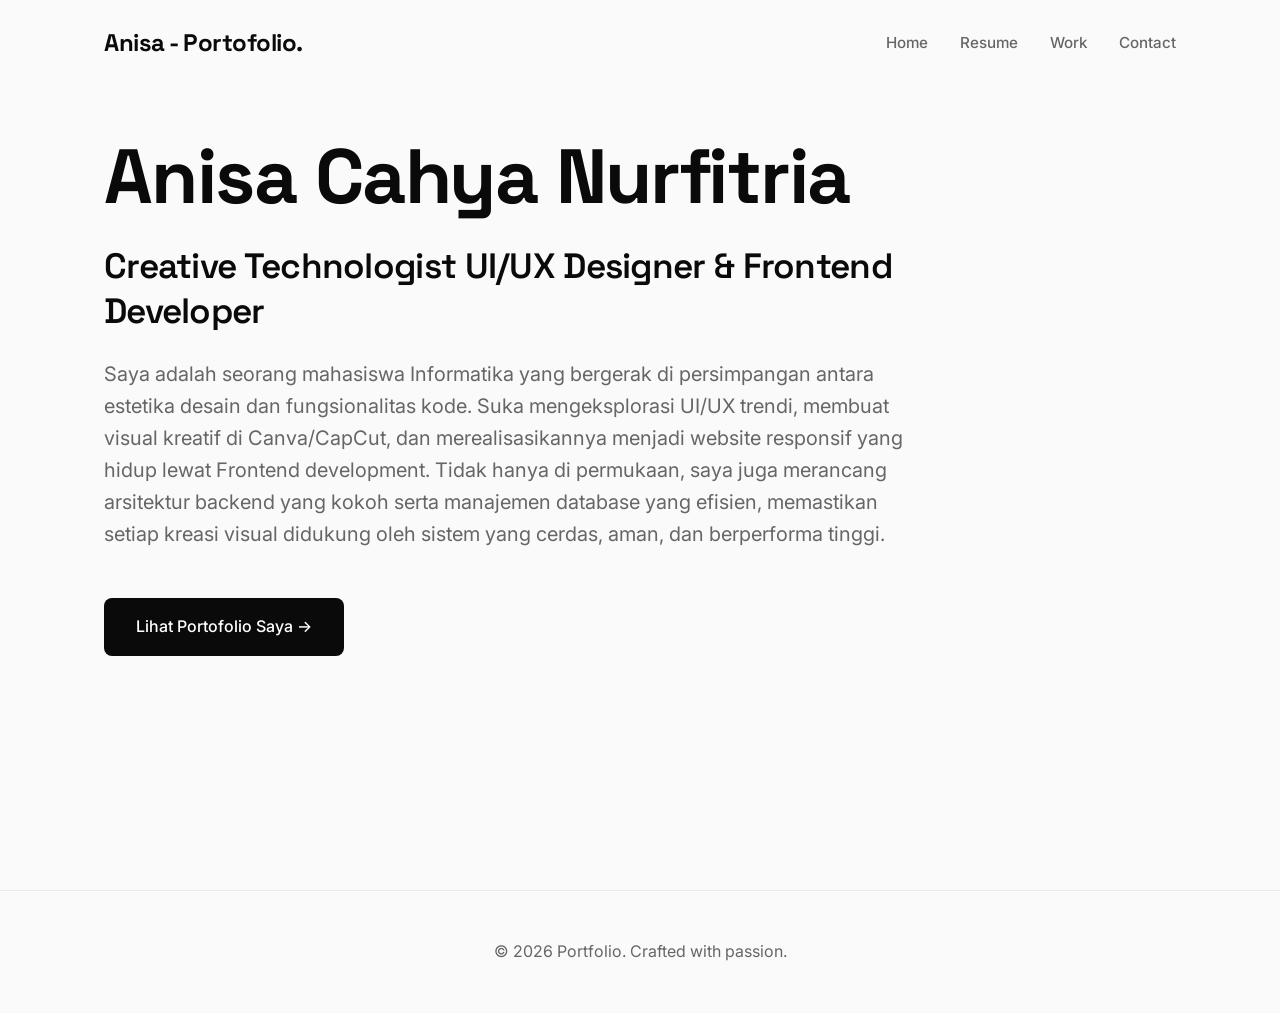
<file: index.html>
<!DOCTYPE html>
<html lang="id">

<head>
    <meta charset="UTF-8">
    <meta name="viewport" content="width=device-width, initial-scale=1.0">
    <title>Portfolio | Web Developer</title>

    <!-- Modern Fonts -->
    <link rel="preconnect" href="https://fonts.googleapis.com" />
    <link rel="preconnect" href="https://fonts.gstatic.com" crossorigin />
    <link
        href="https://fonts.googleapis.com/css2?family=Space+Grotesk:wght@400;500;700&family=Inter:wght@400;500&display=swap"
        rel="stylesheet" />

    <link rel="stylesheet" href="style.css">
</head>

<body>
    <!-- Navigation -->
    <nav>
        <div class="nav-container">
            <a href="#home" class="brand">Anisa - Portofolio.</a>
            <ul class="nav-links">
                <li><a href="index.html">Home</a></li>
                <li><a href="resume.html">Resume</a></li>
                <li><a href="work.html">Work</a></li>
                <li><a href="contact.html">Contact</a></li>
            </ul>
        </div>
    </nav>

    <main>
        <!-- Home Section -->
        <section id="home" class="hero fade-up">
            <div class="hero-content">
                <h1>Anisa Cahya Nurfitria</h1>
                <h2
                    style="font-family: 'Space Grotesk', sans-serif; font-size: clamp(1.5rem, 4vw, 2.2rem); font-weight: 600; color: var(--text-main); margin-bottom: 1.5rem; line-height: 1.3;">
                    Creative Technologist UI/UX Designer & Frontend Developer</h2>
                <p class="desc">Saya adalah seorang mahasiswa Informatika yang bergerak di persimpangan antara estetika
                    desain dan fungsionalitas kode. Suka mengeksplorasi UI/UX trendi, membuat visual kreatif di
                    Canva/CapCut, dan merealisasikannya menjadi website responsif yang hidup lewat Frontend development.
                    Tidak hanya di permukaan, saya juga merancang arsitektur backend yang kokoh serta manajemen database
                    yang efisien, memastikan setiap kreasi visual didukung oleh sistem yang cerdas, aman, dan
                    berperforma tinggi.</p>
                <a href="work.html" class="btn">Lihat Portofolio Saya &rarr;</a>
            </div>
        </section>


    </main>

    <footer>
        <div class="footer-content">
            <p>&copy; 2026 Portfolio. Crafted with passion.</p>

        </div>
    </footer>

    <script src="script.js"></script>
</body>

</html>
</file>
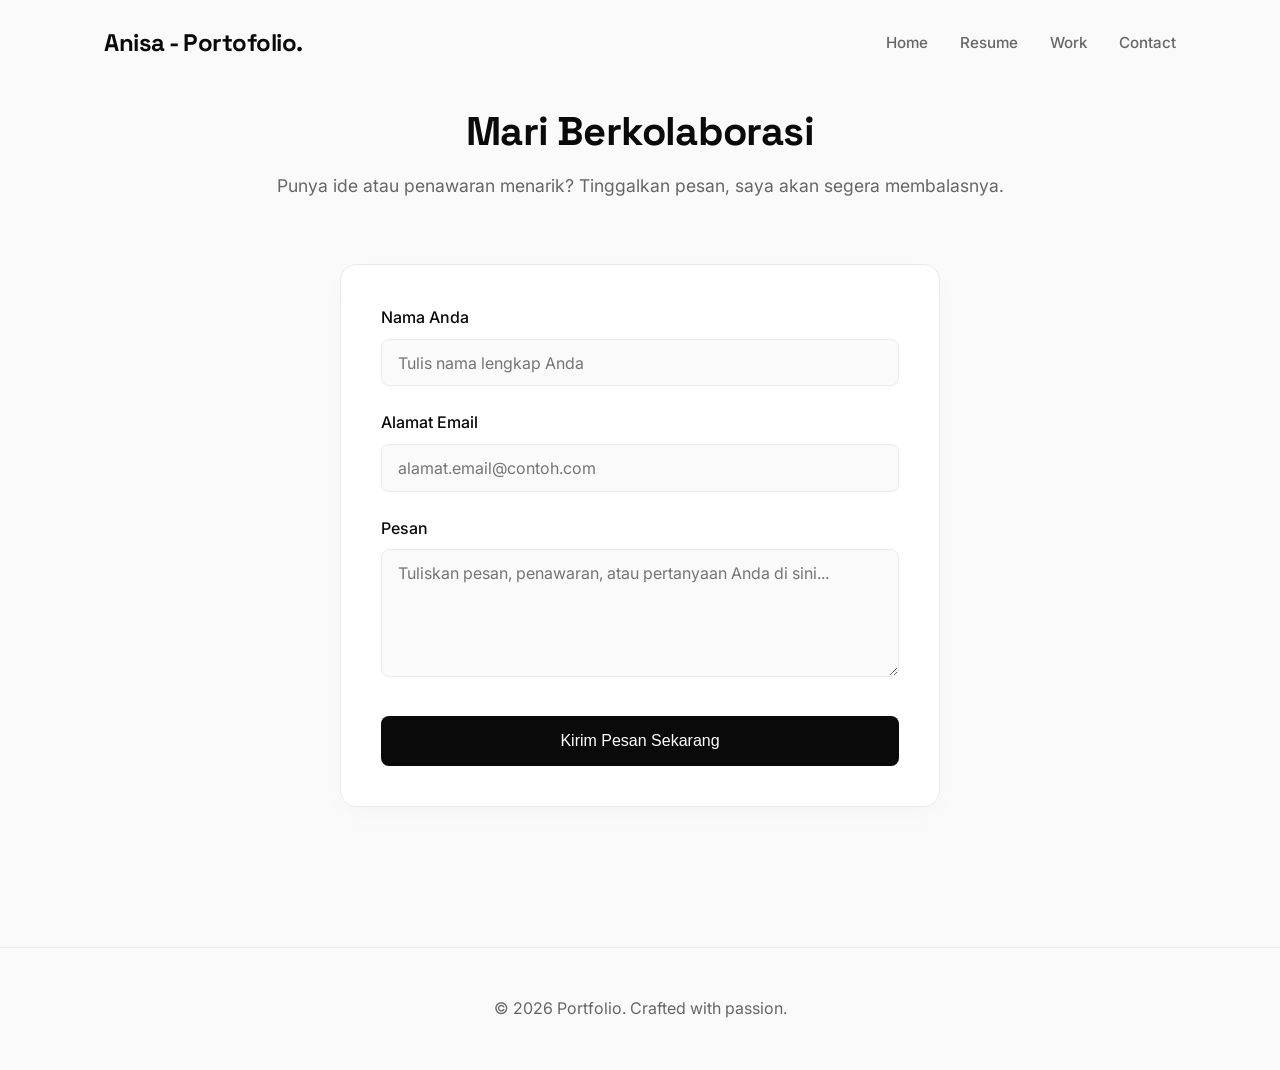
<file: contact.html>
<!DOCTYPE html>
<html lang="id">

<head>
    <meta charset="UTF-8">
    <meta name="viewport" content="width=device-width, initial-scale=1.0">
    <title>Contact | Portfolio</title>

    <!-- Modern Fonts -->
    <link rel="preconnect" href="https://fonts.googleapis.com" />
    <link rel="preconnect" href="https://fonts.gstatic.com" crossorigin />
    <link
        href="https://fonts.googleapis.com/css2?family=Space+Grotesk:wght@400;500;700&family=Inter:wght@400;500&display=swap"
        rel="stylesheet" />

    <link rel="stylesheet" href="style.css">
</head>

<body>
    <!-- Navigation -->
    <nav>
        <div class="nav-container">
            <a href="index.html" class="brand">Anisa - Portofolio.</a>
            <ul class="nav-links">
                <li><a href="index.html">Home</a></li>
                <li><a href="resume.html">Resume</a></li>
                <li><a href="work.html">Work</a></li>
                <li><a href="contact.html">Contact</a></li>
            </ul>
        </div>
    </nav>

    <main>
        <!-- Contact Section -->
        <section id="contact" class="fade-up" style="padding-bottom: 60px;">
            <div class="section-header" style="text-align: center;">
                <h2>Mari Berkolaborasi</h2>
                <p>Punya ide atau penawaran menarik? Tinggalkan pesan, saya akan segera membalasnya.</p>
            </div>

            <div class="contact-container"
                style="max-width: 600px; margin: 0 auto; background: white; padding: 2.5rem; border-radius: 16px; border: 1px solid var(--border-color); box-shadow: 0 10px 30px rgba(0,0,0,0.02);">
                <form action="https://formsubmit.co/anisachfitria03@gmail.com" method="POST" class="contact-form">
                    <!-- FormSubmit Configuration -->
                    <input type="hidden" name="_subject" value="Pesan Baru dari Portofolio!">
                    <input type="hidden" name="_template" value="table">
                    <input type="hidden" name="_captcha" value="false">
                    <input type="hidden" name="_next" value="http://127.0.0.1:5500/">

                    <div class="form-group" style="margin-bottom: 1.5rem;">
                        <label for="name" style="display: block; margin-bottom: 0.5rem; font-weight: 500;">Nama
                            Anda</label>
                        <input type="text" id="name" name="name" required placeholder="Tulis nama lengkap Anda"
                            style="width: 100%; padding: 0.8rem 1rem; border: 1px solid var(--border-color); border-radius: 8px; font-family: 'Inter', sans-serif; font-size: 1rem; background: #fafafa; outline: none;">
                    </div>
                    <div class="form-group" style="margin-bottom: 1.5rem;">
                        <label for="email" style="display: block; margin-bottom: 0.5rem; font-weight: 500;">Alamat
                            Email</label>
                        <input type="email" id="email" name="email" required placeholder="alamat.email@contoh.com"
                            style="width: 100%; padding: 0.8rem 1rem; border: 1px solid var(--border-color); border-radius: 8px; font-family: 'Inter', sans-serif; font-size: 1rem; background: #fafafa; outline: none;">
                    </div>
                    <div class="form-group" style="margin-bottom: 2rem;">
                        <label for="message"
                            style="display: block; margin-bottom: 0.5rem; font-weight: 500;">Pesan</label>
                        <textarea id="message" name="message" rows="5" required
                            placeholder="Tuliskan pesan, penawaran, atau pertanyaan Anda di sini..."
                            style="width: 100%; padding: 0.8rem 1rem; border: 1px solid var(--border-color); border-radius: 8px; font-family: 'Inter', sans-serif; font-size: 1rem; background: #fafafa; outline: none; resize: vertical;"></textarea>
                    </div>
                    <button type="submit" class="btn"
                        style="width: 100%; border: none; cursor: pointer; font-size: 1rem;">Kirim Pesan
                        Sekarang</button>
                </form>
            </div>
        </section>
    </main>

    <footer>
        <div class="footer-content">
            <p>&copy; 2026 Portfolio. Crafted with passion.</p>
        </div>
    </footer>

    <script src="script.js"></script>
</body>

</html>
</file>
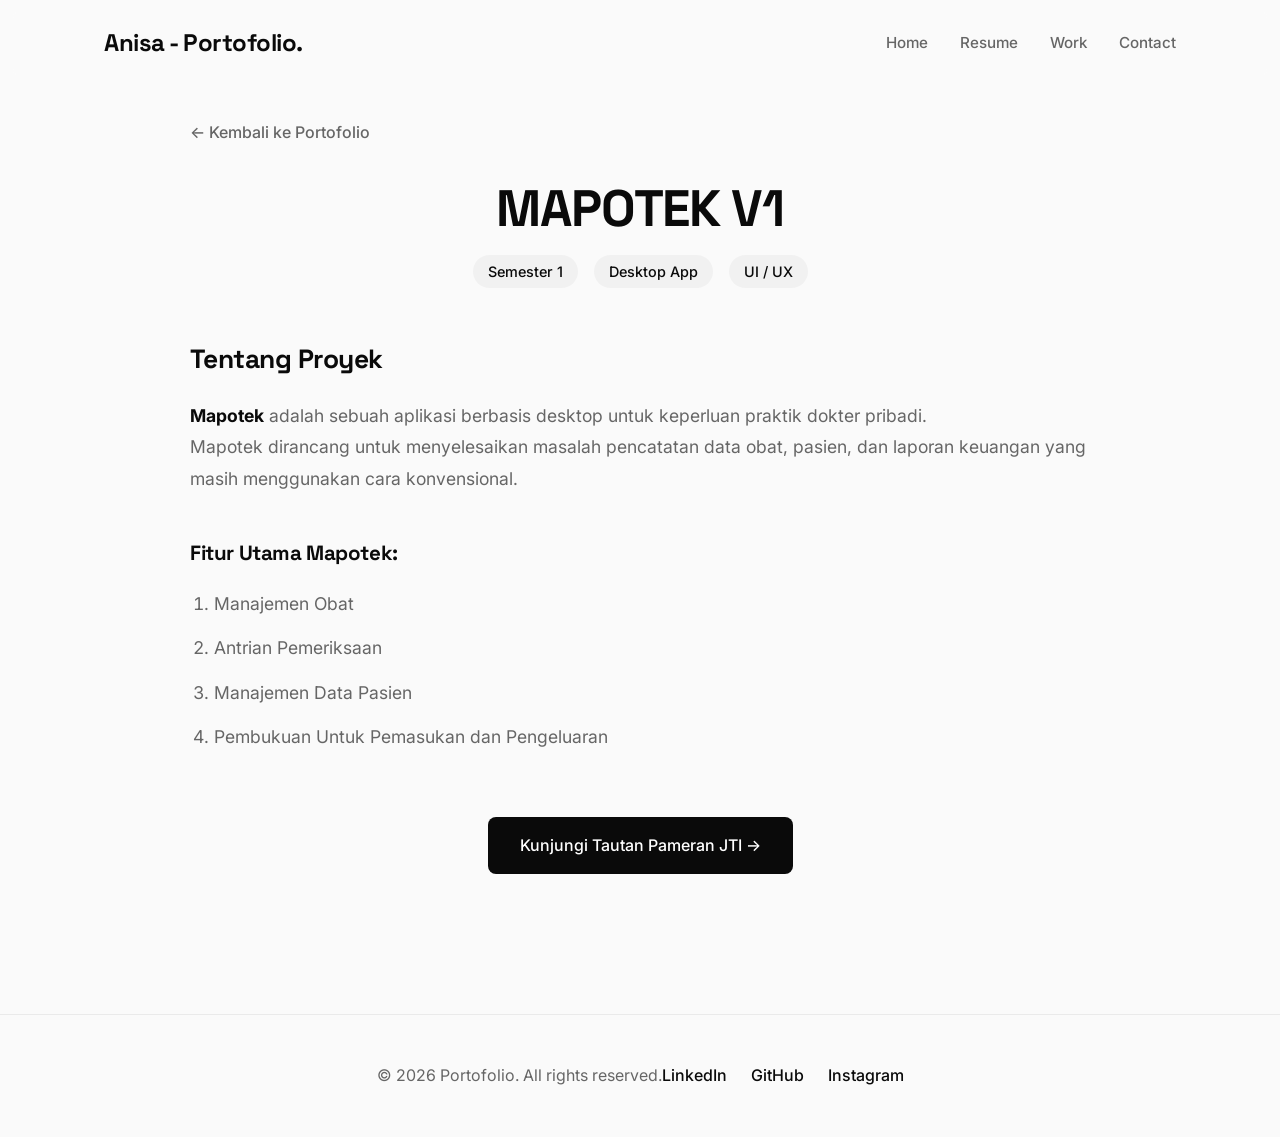
<file: project-mapotek-1.html>
<!DOCTYPE html>
<html lang="id">
<head>
    <meta charset="UTF-8">
    <meta name="viewport" content="width=device-width, initial-scale=1.0">
    <title>Mapotek V1 - Portofolio</title>
    <!-- Google Fonts -->
    <link rel="preconnect" href="https://fonts.googleapis.com">
    <link rel="preconnect" href="https://fonts.gstatic.com" crossorigin>
    <link href="https://fonts.googleapis.com/css2?family=Inter:wght@400;500;600&family=Space+Grotesk:wght@500;700&display=swap" rel="stylesheet">
    <link rel="stylesheet" href="style.css">
    <style>
        .project-detail-section {
            padding: 120px 0 60px 0;
            max-width: 900px;
            margin: 0 auto;
        }
        .back-btn {
            display: inline-flex;
            align-items: center;
            gap: 0.5rem;
            color: var(--text-muted);
            text-decoration: none;
            font-weight: 500;
            margin-bottom: 2rem;
            transition: color 0.3s;
        }
        .back-btn:hover {
            color: var(--text-main);
        }
        .project-header {
            margin-bottom: 3rem;
            text-align: center;
        }
        .project-header h1 {
            font-size: clamp(2rem, 4vw, 3.5rem);
            line-height: 1.2;
            margin-bottom: 1rem;
        }
        .project-meta-tags {
            display: flex;
            justify-content: center;
            gap: 1rem;
            margin-bottom: 2rem;
        }
        .project-meta-tags span {
            background: #f1f1f1;
            padding: 5px 15px;
            border-radius: 20px;
            font-size: 0.9rem;
            font-weight: 500;
        }
        .project-content {
            font-size: 1.1rem;
            line-height: 1.8;
            color: var(--text-muted);
        }
        .project-content h2, .project-content h3 {
            color: var(--text-main);
            margin-top: 2.5rem;
            margin-bottom: 1rem;
        }
        .project-content ul, .project-content ol {
            margin-bottom: 1.5rem;
            padding-left: 1.5rem;
        }
        .project-content li {
            margin-bottom: 0.8rem;
        }
        .project-content strong {
            color: var(--text-main);
        }
        .action-container {
            margin-top: 4rem;
            text-align: center;
        }
    </style>
</head>
<body>

    <!-- Navigation -->
    <nav id="navbar">
        <div class="nav-container">
            <a href="index.html" class="brand">Anisa - Portofolio.</a>
            <ul class="nav-links">
                <li><a href="index.html">Home</a></li>
                <li><a href="resume.html">Resume</a></li>
                <li><a href="work.html">Work</a></li>
                <li><a href="contact.html">Contact</a></li>
            </ul>
        </div>
    </nav>

    <main>
        <section class="project-detail-section fade-up visible">
            <a href="index.html#projects" class="back-btn">&larr; Kembali ke Portofolio</a>
            
            <div class="project-header">
                <h1>MAPOTEK V1</h1>
                <div class="project-meta-tags">
                    <span>Semester 1</span>
                    <span>Desktop App</span>
                    <span>UI / UX</span>
                </div>
            </div>

            <div class="project-content">
                <h2>Tentang Proyek</h2>
                <p><strong>Mapotek</strong> adalah sebuah aplikasi berbasis desktop untuk keperluan praktik dokter pribadi.</p>
                <p>Mapotek dirancang untuk menyelesaikan masalah pencatatan data obat, pasien, dan laporan keuangan yang masih menggunakan cara konvensional.</p>

                <h3>Fitur Utama Mapotek:</h3>
                <ol>
                    <li>Manajemen Obat</li>
                    <li>Antrian Pemeriksaan</li>
                    <li>Manajemen Data Pasien</li>
                    <li>Pembukuan Untuk Pemasukan dan Pengeluaran</li>
                </ol>
            </div>

            <div class="action-container">
                <a href="https://pameran-jti.polije.ac.id/product/189/mapotek" target="_blank" class="btn">Kunjungi Tautan Pameran JTI &rarr;</a>
            </div>
        </section>
    </main>

    <footer>
        <div class="footer-content">
            <p>&copy; 2026 Portofolio. All rights reserved.</p>
            <div class="socials">
                <a href="#">LinkedIn</a>
                <a href="#">GitHub</a>
                <a href="#">Instagram</a>
            </div>
        </div>
    </footer>

</body>
</html>
</file>
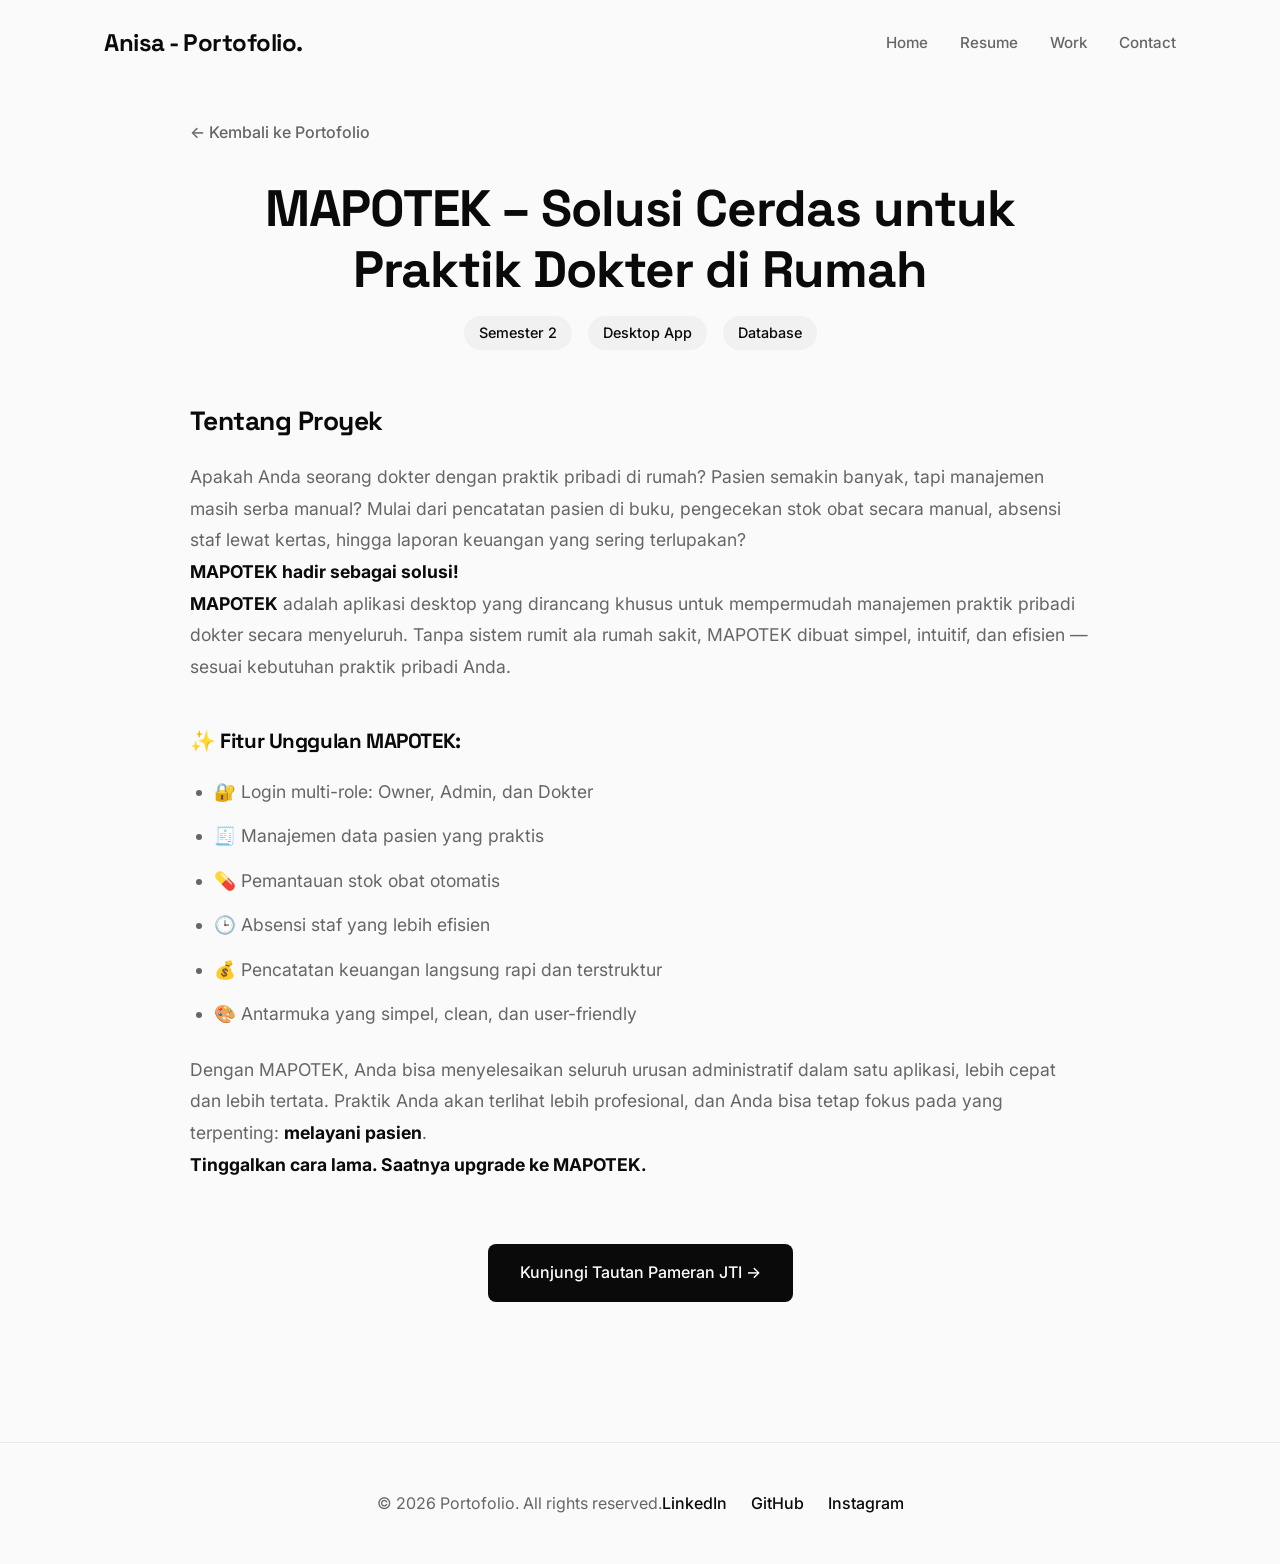
<file: project-mapotek-2.html>
<!DOCTYPE html>
<html lang="id">
<head>
    <meta charset="UTF-8">
    <meta name="viewport" content="width=device-width, initial-scale=1.0">
    <title>Mapotek V2 - Portofolio</title>
    <!-- Google Fonts -->
    <link rel="preconnect" href="https://fonts.googleapis.com">
    <link rel="preconnect" href="https://fonts.gstatic.com" crossorigin>
    <link href="https://fonts.googleapis.com/css2?family=Inter:wght@400;500;600&family=Space+Grotesk:wght@500;700&display=swap" rel="stylesheet">
    <link rel="stylesheet" href="style.css">
    <style>
        .project-detail-section {
            padding: 120px 0 60px 0;
            max-width: 900px;
            margin: 0 auto;
        }
        .back-btn {
            display: inline-flex;
            align-items: center;
            gap: 0.5rem;
            color: var(--text-muted);
            text-decoration: none;
            font-weight: 500;
            margin-bottom: 2rem;
            transition: color 0.3s;
        }
        .back-btn:hover {
            color: var(--text-main);
        }
        .project-header {
            margin-bottom: 3rem;
            text-align: center;
        }
        .project-header h1 {
            font-size: clamp(2rem, 4vw, 3.5rem);
            line-height: 1.2;
            margin-bottom: 1rem;
        }
        .project-meta-tags {
            display: flex;
            justify-content: center;
            gap: 1rem;
            margin-bottom: 2rem;
        }
        .project-meta-tags span {
            background: #f1f1f1;
            padding: 5px 15px;
            border-radius: 20px;
            font-size: 0.9rem;
            font-weight: 500;
        }
        .project-content {
            font-size: 1.1rem;
            line-height: 1.8;
            color: var(--text-muted);
        }
        .project-content h2, .project-content h3 {
            color: var(--text-main);
            margin-top: 2.5rem;
            margin-bottom: 1rem;
        }
        .project-content ul, .project-content ol {
            margin-bottom: 1.5rem;
            padding-left: 1.5rem;
        }
        .project-content li {
            margin-bottom: 0.8rem;
        }
        .project-content strong {
            color: var(--text-main);
        }
        .action-container {
            margin-top: 4rem;
            text-align: center;
        }
    </style>
</head>
<body>

    <!-- Navigation -->
    <nav id="navbar">
        <div class="nav-container">
            <a href="index.html" class="brand">Anisa - Portofolio.</a>
            <ul class="nav-links">
                <li><a href="index.html">Home</a></li>
                <li><a href="resume.html">Resume</a></li>
                <li><a href="work.html">Work</a></li>
                <li><a href="contact.html">Contact</a></li>
            </ul>
        </div>
    </nav>

    <main>
        <section class="project-detail-section fade-up visible">
            <a href="index.html#projects" class="back-btn">&larr; Kembali ke Portofolio</a>
            
            <div class="project-header">
                <h1>MAPOTEK – Solusi Cerdas untuk Praktik Dokter di Rumah</h1>
                <div class="project-meta-tags">
                    <span>Semester 2</span>
                    <span>Desktop App</span>
                    <span>Database</span>
                </div>
            </div>

            <div class="project-content">
                <h2>Tentang Proyek</h2>
                <p>Apakah Anda seorang dokter dengan praktik pribadi di rumah? Pasien semakin banyak, tapi manajemen masih serba manual? Mulai dari pencatatan pasien di buku, pengecekan stok obat secara manual, absensi staf lewat kertas, hingga laporan keuangan yang sering terlupakan?</p>
                <p><strong>MAPOTEK hadir sebagai solusi!</strong></p>
                <p><strong>MAPOTEK</strong> adalah aplikasi desktop yang dirancang khusus untuk mempermudah manajemen praktik pribadi dokter secara menyeluruh. Tanpa sistem rumit ala rumah sakit, MAPOTEK dibuat simpel, intuitif, dan efisien — sesuai kebutuhan praktik pribadi Anda.</p>

                <h3>✨ Fitur Unggulan MAPOTEK:</h3>
                <ul>
                    <li>🔐 Login multi-role: Owner, Admin, dan Dokter</li>
                    <li>🧾 Manajemen data pasien yang praktis</li>
                    <li>💊 Pemantauan stok obat otomatis</li>
                    <li>🕒 Absensi staf yang lebih efisien</li>
                    <li>💰 Pencatatan keuangan langsung rapi dan terstruktur</li>
                    <li>🎨 Antarmuka yang simpel, clean, dan user-friendly</li>
                </ul>

                <p>Dengan MAPOTEK, Anda bisa menyelesaikan seluruh urusan administratif dalam satu aplikasi, lebih cepat dan lebih tertata. Praktik Anda akan terlihat lebih profesional, dan Anda bisa tetap fokus pada yang terpenting: <strong>melayani pasien</strong>.</p>
                <p><strong>Tinggalkan cara lama. Saatnya upgrade ke MAPOTEK.</strong></p>
            </div>

            <div class="action-container">
                <a href="https://pameran-jti.polije.ac.id/product/298/mapotek" target="_blank" class="btn">Kunjungi Tautan Pameran JTI &rarr;</a>
            </div>
        </section>
    </main>

    <footer>
        <div class="footer-content">
            <p>&copy; 2026 Portofolio. All rights reserved.</p>
            <div class="socials">
                <a href="#">LinkedIn</a>
                <a href="#">GitHub</a>
                <a href="#">Instagram</a>
            </div>
        </div>
    </footer>

</body>
</html>
</file>
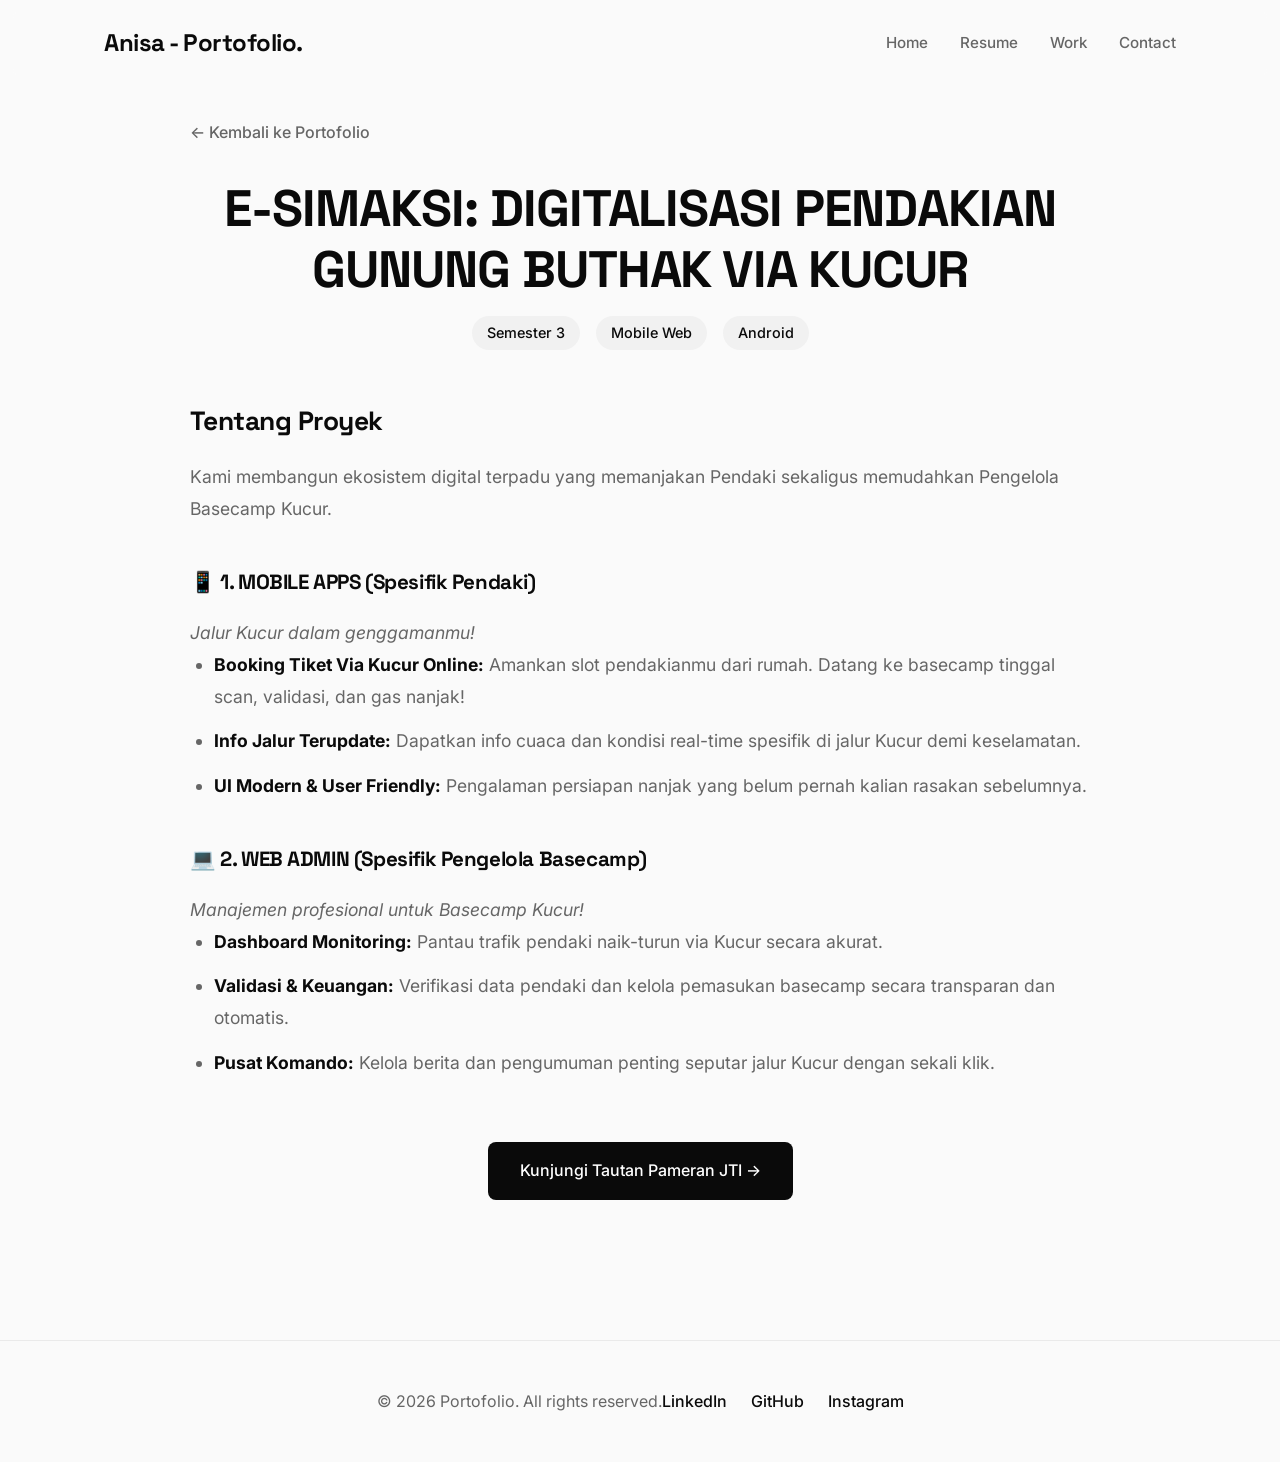
<file: project-simaksi.html>
<!DOCTYPE html>
<html lang="id">
<head>
    <meta charset="UTF-8">
    <meta name="viewport" content="width=device-width, initial-scale=1.0">
    <title>E-Simaksi - Portofolio</title>
    <!-- Google Fonts -->
    <link rel="preconnect" href="https://fonts.googleapis.com">
    <link rel="preconnect" href="https://fonts.gstatic.com" crossorigin>
    <link href="https://fonts.googleapis.com/css2?family=Inter:wght@400;500;600&family=Space+Grotesk:wght@500;700&display=swap" rel="stylesheet">
    <link rel="stylesheet" href="style.css">
    <style>
        .project-detail-section {
            padding: 120px 0 60px 0;
            max-width: 900px;
            margin: 0 auto;
        }
        .back-btn {
            display: inline-flex;
            align-items: center;
            gap: 0.5rem;
            color: var(--text-muted);
            text-decoration: none;
            font-weight: 500;
            margin-bottom: 2rem;
            transition: color 0.3s;
        }
        .back-btn:hover {
            color: var(--text-main);
        }
        .project-header {
            margin-bottom: 3rem;
            text-align: center;
        }
        .project-header h1 {
            font-size: clamp(2rem, 4vw, 3.5rem);
            line-height: 1.2;
            margin-bottom: 1rem;
        }
        .project-meta-tags {
            display: flex;
            justify-content: center;
            gap: 1rem;
            margin-bottom: 2rem;
        }
        .project-meta-tags span {
            background: #f1f1f1;
            padding: 5px 15px;
            border-radius: 20px;
            font-size: 0.9rem;
            font-weight: 500;
        }
        .project-content {
            font-size: 1.1rem;
            line-height: 1.8;
            color: var(--text-muted);
        }
        .project-content h2, .project-content h3 {
            color: var(--text-main);
            margin-top: 2.5rem;
            margin-bottom: 1rem;
        }
        .project-content ul, .project-content ol {
            margin-bottom: 1.5rem;
            padding-left: 1.5rem;
        }
        .project-content li {
            margin-bottom: 0.8rem;
        }
        .project-content strong {
            color: var(--text-main);
        }
        .action-container {
            margin-top: 4rem;
            text-align: center;
        }
    </style>
</head>
<body>

    <!-- Navigation -->
    <nav id="navbar">
        <div class="nav-container">
            <a href="index.html" class="brand">Anisa - Portofolio.</a>
            <ul class="nav-links">
                <li><a href="index.html">Home</a></li>
                <li><a href="resume.html">Resume</a></li>
                <li><a href="work.html">Work</a></li>
                <li><a href="contact.html">Contact</a></li>
            </ul>
        </div>
    </nav>

    <main>
        <section class="project-detail-section fade-up visible">
            <a href="index.html#projects" class="back-btn">&larr; Kembali ke Portofolio</a>
            
            <div class="project-header">
                <h1>E-SIMAKSI: DIGITALISASI PENDAKIAN GUNUNG BUTHAK VIA KUCUR</h1>
                <div class="project-meta-tags">
                    <span>Semester 3</span>
                    <span>Mobile Web</span>
                    <span>Android</span>
                </div>
            </div>

            <div class="project-content">
                <h2>Tentang Proyek</h2>
                <p>Kami membangun ekosistem digital terpadu yang memanjakan Pendaki sekaligus memudahkan Pengelola Basecamp Kucur.</p>

                <h3>📱 1. MOBILE APPS (Spesifik Pendaki)</h3>
                <p><em>Jalur Kucur dalam genggamanmu!</em></p>
                <ul>
                    <li><strong>Booking Tiket Via Kucur Online:</strong> Amankan slot pendakianmu dari rumah. Datang ke basecamp tinggal scan, validasi, dan gas nanjak!</li>
                    <li><strong>Info Jalur Terupdate:</strong> Dapatkan info cuaca dan kondisi real-time spesifik di jalur Kucur demi keselamatan.</li>
                    <li><strong>UI Modern & User Friendly:</strong> Pengalaman persiapan nanjak yang belum pernah kalian rasakan sebelumnya.</li>
                </ul>

                <h3>💻 2. WEB ADMIN (Spesifik Pengelola Basecamp)</h3>
                <p><em>Manajemen profesional untuk Basecamp Kucur!</em></p>
                <ul>
                    <li><strong>Dashboard Monitoring:</strong> Pantau trafik pendaki naik-turun via Kucur secara akurat.</li>
                    <li><strong>Validasi & Keuangan:</strong> Verifikasi data pendaki dan kelola pemasukan basecamp secara transparan dan otomatis.</li>
                    <li><strong>Pusat Komando:</strong> Kelola berita dan pengumuman penting seputar jalur Kucur dengan sekali klik.</li>
                </ul>
            </div>

            <div class="action-container">
                <a href="https://pameran-jti.polije.ac.id/product/480/e-simaksi" target="_blank" class="btn">Kunjungi Tautan Pameran JTI &rarr;</a>
            </div>
        </section>
    </main>

    <footer>
        <div class="footer-content">
            <p>&copy; 2026 Portofolio. All rights reserved.</p>
            <div class="socials">
                <a href="#">LinkedIn</a>
                <a href="#">GitHub</a>
                <a href="#">Instagram</a>
            </div>
        </div>
    </footer>

</body>
</html>
</file>
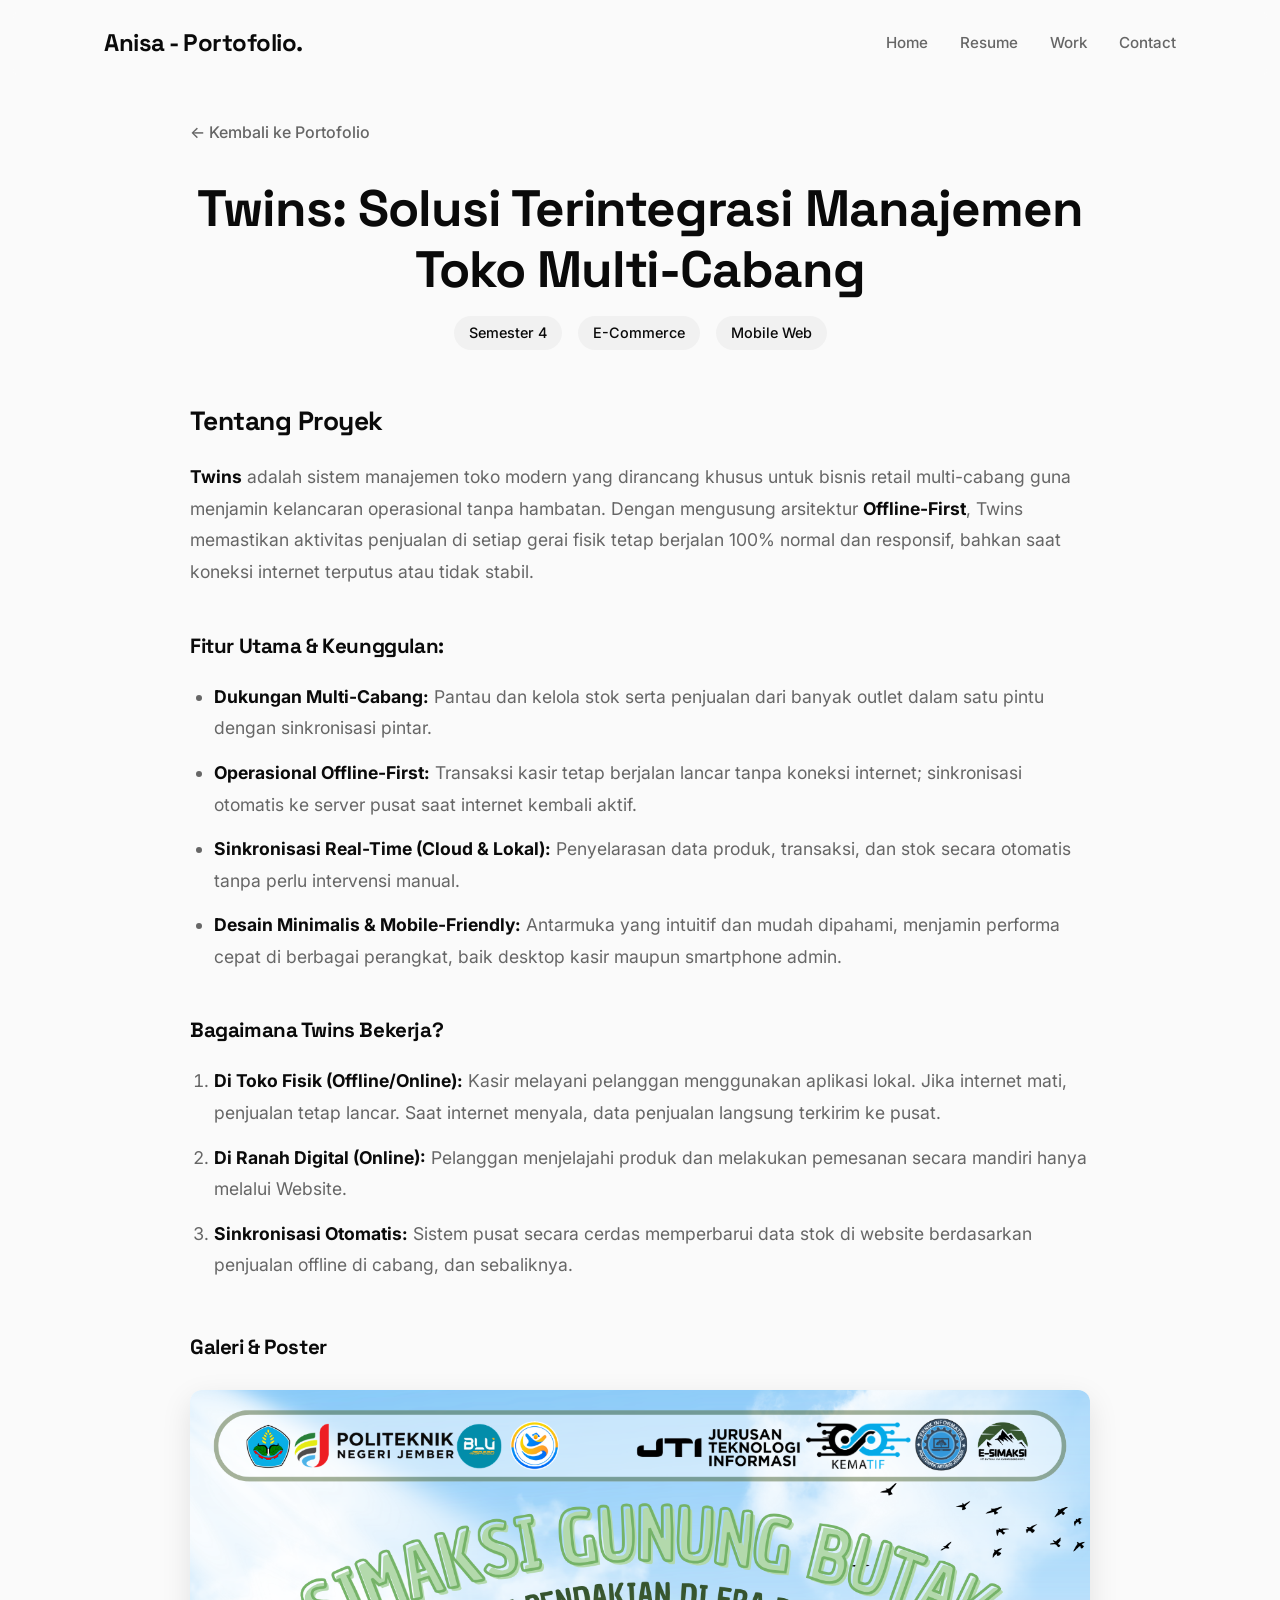
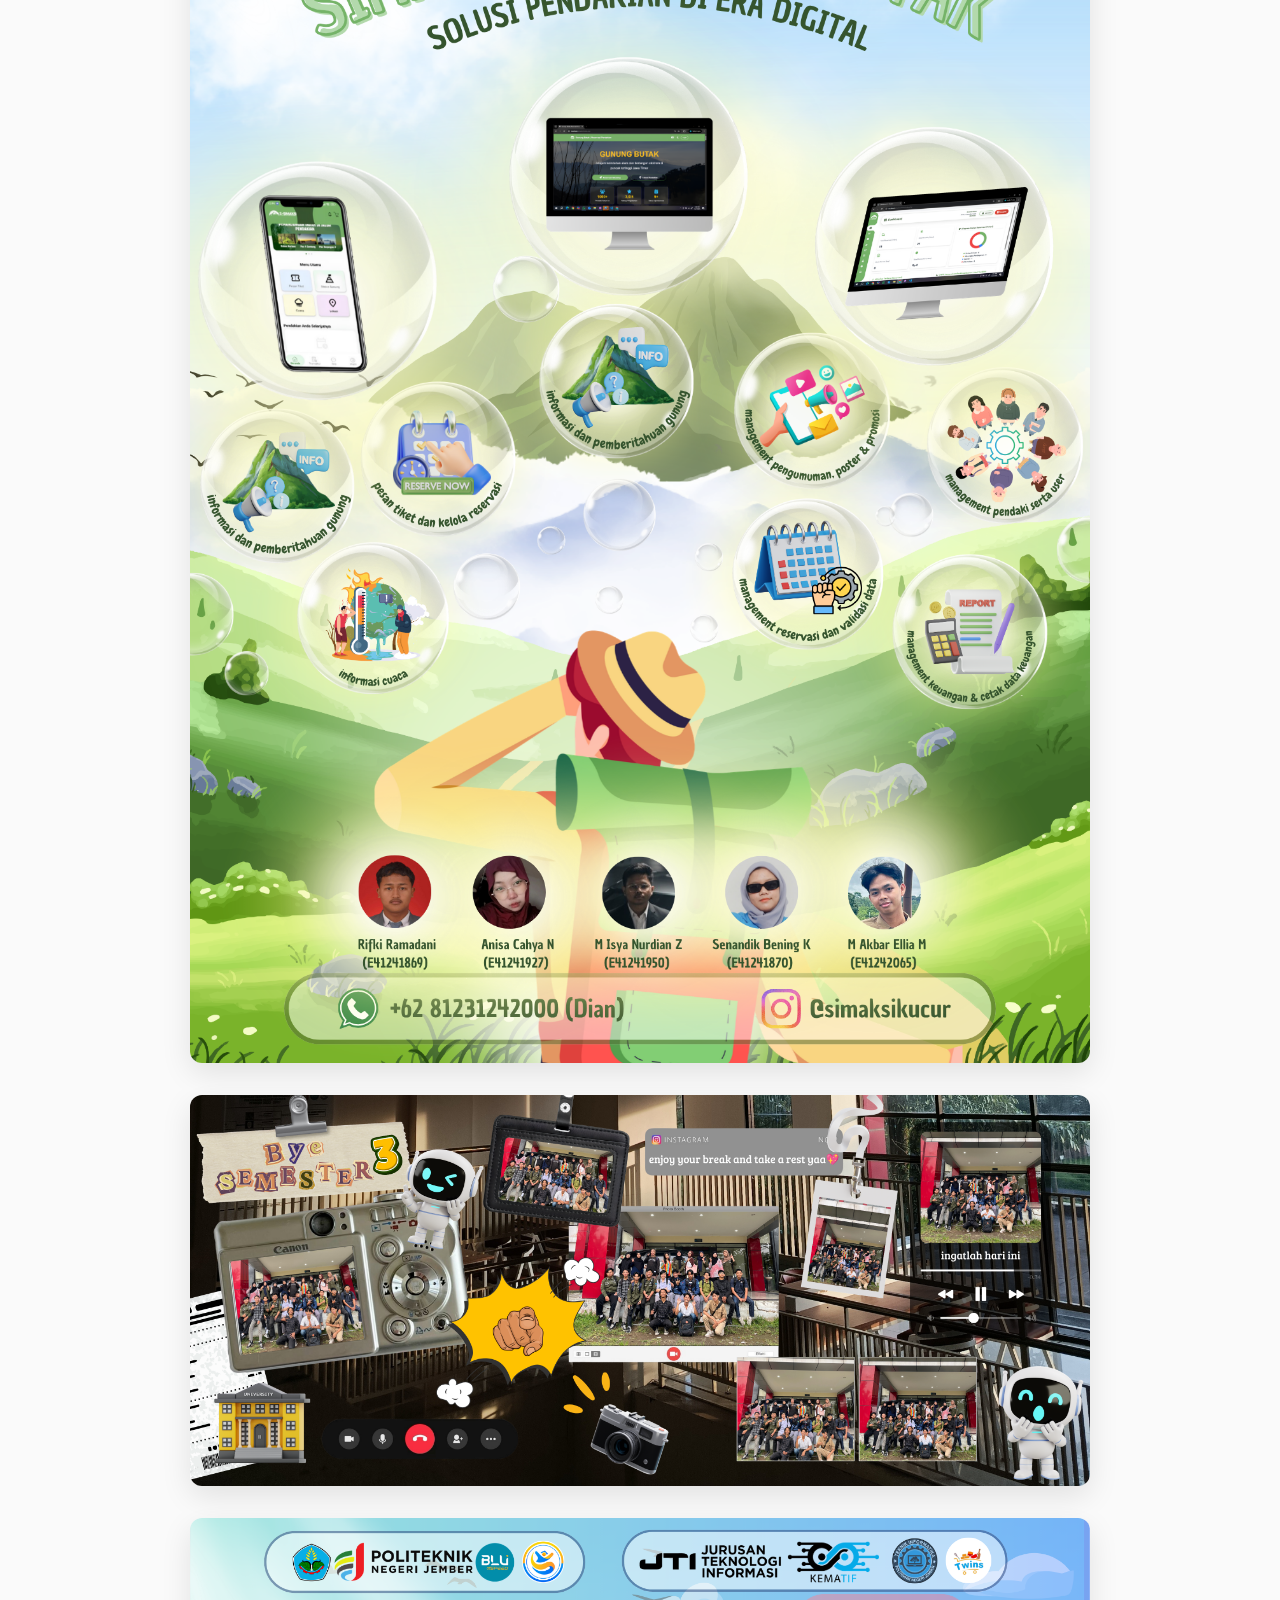
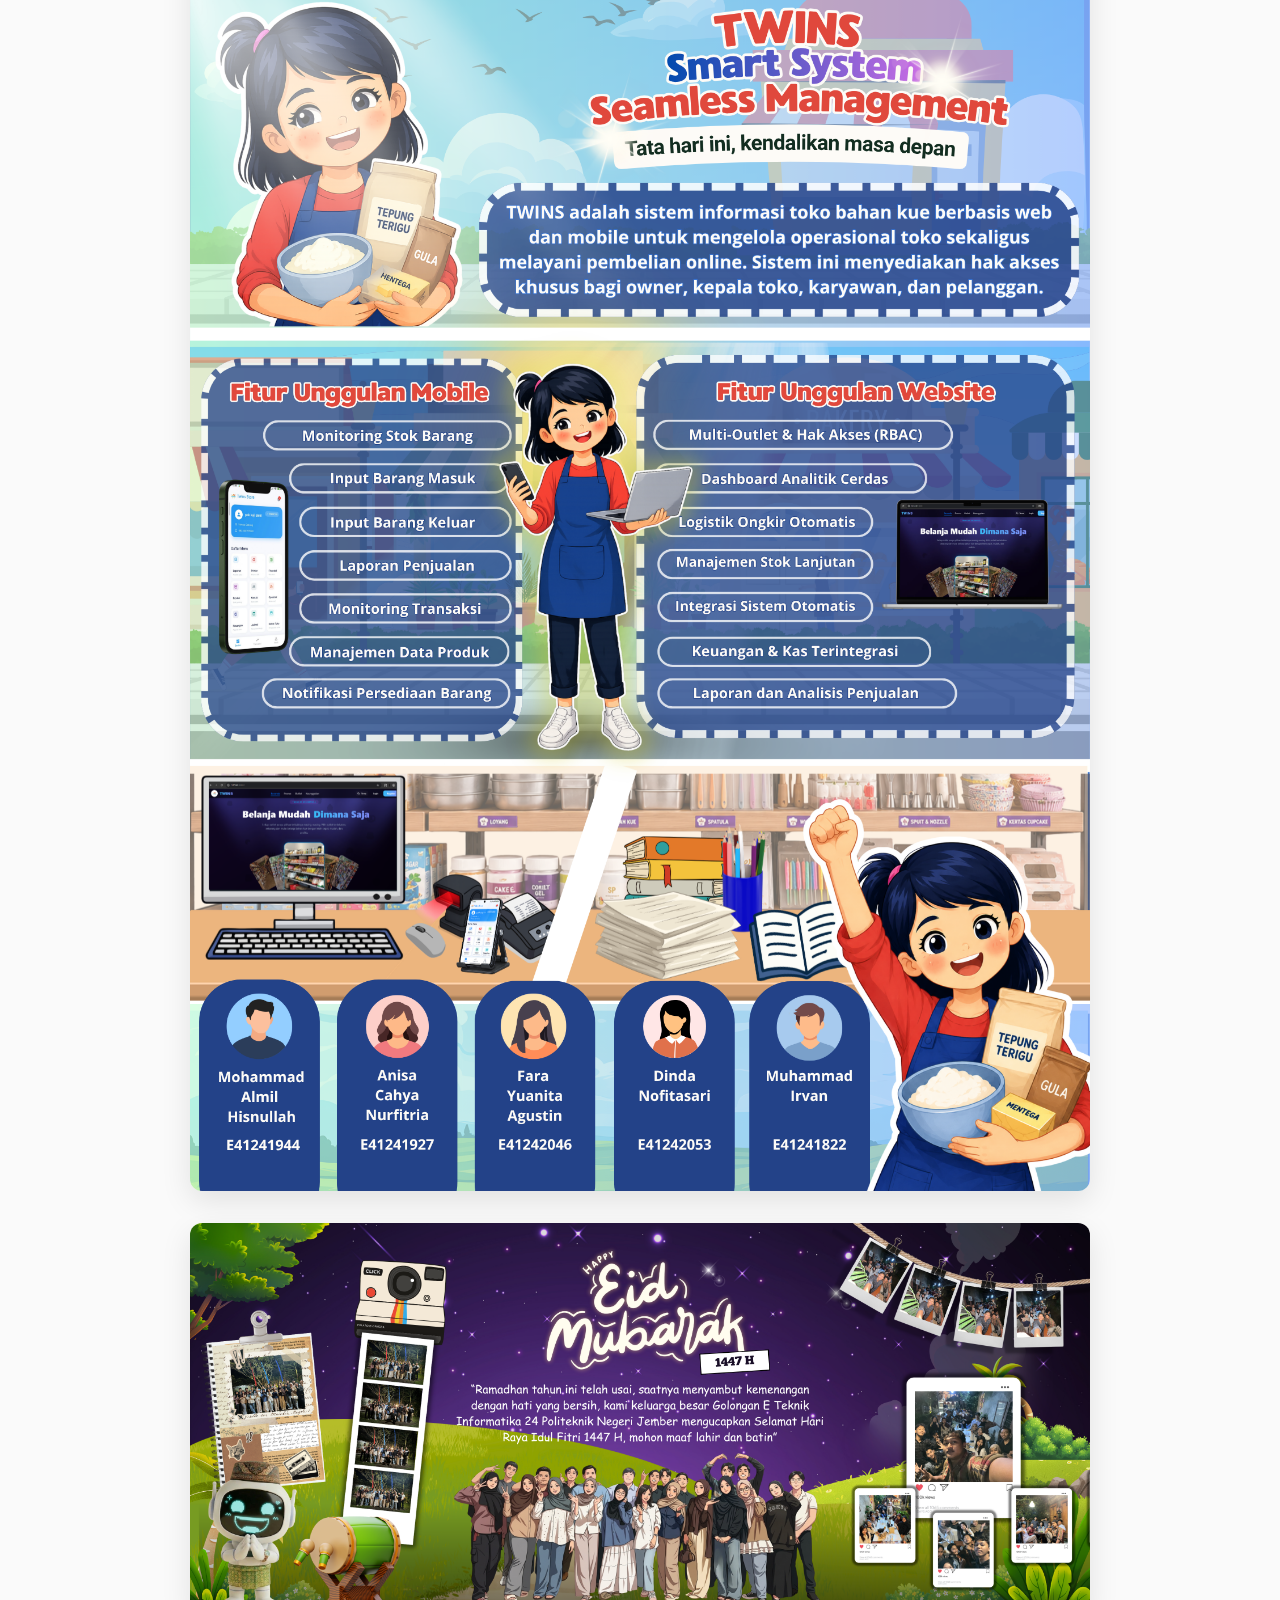
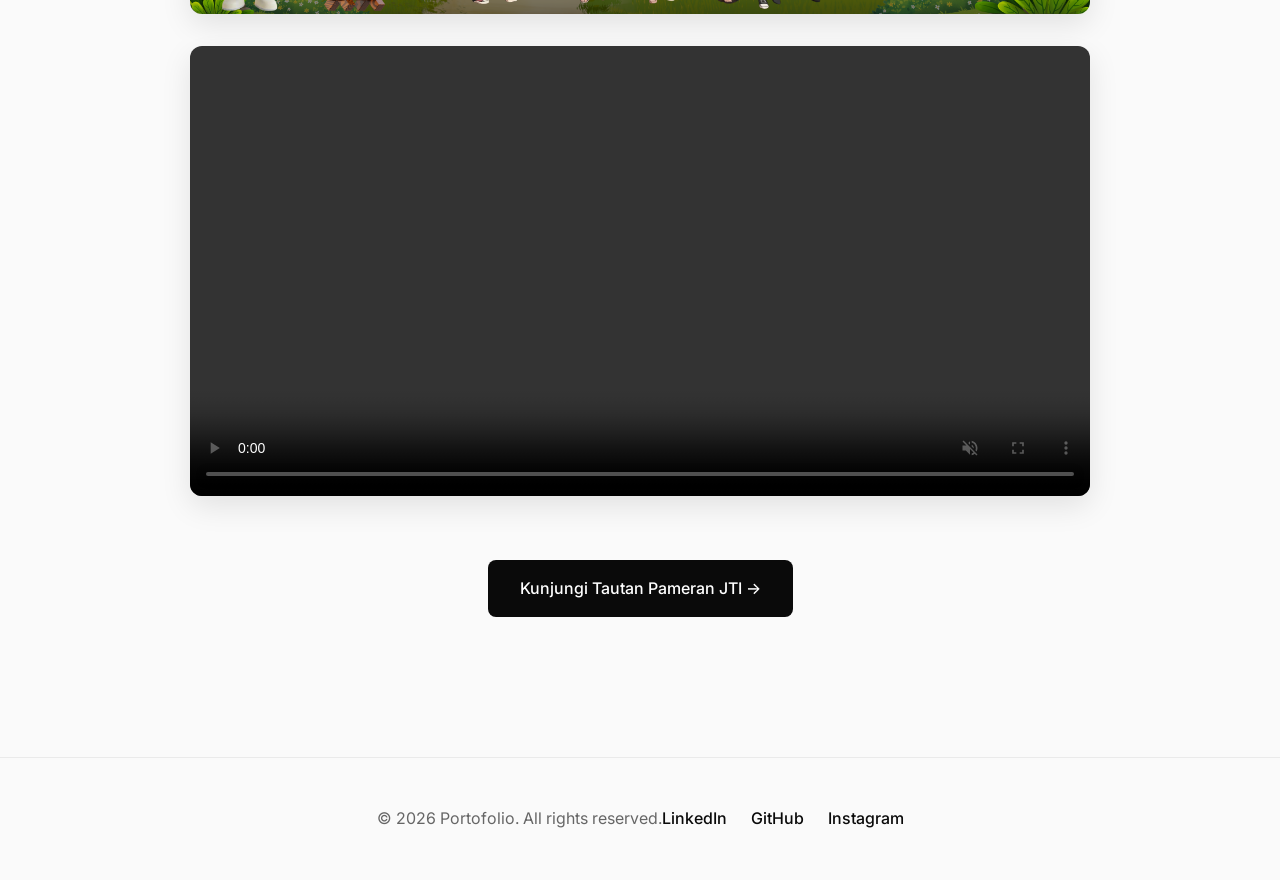
<file: project-twins.html>
<!DOCTYPE html>
<html lang="id">

<head>
    <meta charset="UTF-8">
    <meta name="viewport" content="width=device-width, initial-scale=1.0">
    <title>Twins: Solusi Terintegrasi - Portofolio</title>
    <!-- Google Fonts -->
    <link rel="preconnect" href="https://fonts.googleapis.com">
    <link rel="preconnect" href="https://fonts.gstatic.com" crossorigin>
    <link
        href="https://fonts.googleapis.com/css2?family=Inter:wght@400;500;600&family=Space+Grotesk:wght@500;700&display=swap"
        rel="stylesheet">
    <link rel="stylesheet" href="style.css">
    <style>
        .project-detail-section {
            padding: 120px 0 60px 0;
            max-width: 900px;
            margin: 0 auto;
        }

        .back-btn {
            display: inline-flex;
            align-items: center;
            gap: 0.5rem;
            color: var(--text-muted);
            text-decoration: none;
            font-weight: 500;
            margin-bottom: 2rem;
            transition: color 0.3s;
        }

        .back-btn:hover {
            color: var(--text-main);
        }

        .project-header {
            margin-bottom: 3rem;
            text-align: center;
        }

        .project-header h1 {
            font-size: clamp(2rem, 4vw, 3.5rem);
            line-height: 1.2;
            margin-bottom: 1rem;
        }

        .project-meta-tags {
            display: flex;
            justify-content: center;
            gap: 1rem;
            margin-bottom: 2rem;
        }

        .project-meta-tags span {
            background: #f1f1f1;
            padding: 5px 15px;
            border-radius: 20px;
            font-size: 0.9rem;
            font-weight: 500;
        }

        .project-hero-image {
            width: 100%;
            height: auto;
            border-radius: 16px;
            margin-bottom: 3rem;
            box-shadow: 0 20px 40px rgba(0, 0, 0, 0.1);
        }

        .project-content {
            font-size: 1.1rem;
            line-height: 1.8;
            color: var(--text-muted);
        }

        .project-content h2,
        .project-content h3 {
            color: var(--text-main);
            margin-top: 2.5rem;
            margin-bottom: 1rem;
        }

        .project-content ul,
        .project-content ol {
            margin-bottom: 1.5rem;
            padding-left: 1.5rem;
        }

        .project-content li {
            margin-bottom: 0.8rem;
        }

        .project-content strong {
            color: var(--text-main);
        }

        .action-container {
            margin-top: 4rem;
            text-align: center;
        }
    </style>
</head>

<body>

    <!-- Navigation -->
    <nav id="navbar">
        <div class="nav-container">
            <a href="index.html" class="brand">Anisa - Portofolio.</a>
            <ul class="nav-links">
                <li><a href="index.html">Home</a></li>
                <li><a href="resume.html">Resume</a></li>
                <li><a href="work.html">Work</a></li>
                <li><a href="contact.html">Contact</a></li>
            </ul>
        </div>
    </nav>

    <main>
        <section class="project-detail-section fade-up visible">
            <a href="index.html#projects" class="back-btn">&larr; Kembali ke Portofolio</a>

            <div class="project-header">
                <h1>Twins: Solusi Terintegrasi Manajemen Toko Multi-Cabang</h1>
                <div class="project-meta-tags">
                    <span>Semester 4</span>
                    <span>E-Commerce</span>
                    <span>Mobile Web</span>
                </div>
            </div>

            <div class="project-content">
                <h2>Tentang Proyek</h2>
                <p><strong>Twins</strong> adalah sistem manajemen toko modern yang dirancang khusus untuk bisnis retail multi-cabang guna menjamin kelancaran operasional tanpa hambatan. Dengan mengusung arsitektur <strong>Offline-First</strong>, Twins memastikan aktivitas penjualan di setiap gerai fisik tetap berjalan 100% normal dan responsif, bahkan saat koneksi internet terputus atau tidak stabil.</p>

                <h3>Fitur Utama & Keunggulan:</h3>
                <ul>
                    <li><strong>Dukungan Multi-Cabang:</strong> Pantau dan kelola stok serta penjualan dari banyak outlet dalam satu pintu dengan sinkronisasi pintar.</li>
                    <li><strong>Operasional Offline-First:</strong> Transaksi kasir tetap berjalan lancar tanpa koneksi internet; sinkronisasi otomatis ke server pusat saat internet kembali aktif.</li>
                    <li><strong>Sinkronisasi Real-Time (Cloud & Lokal):</strong> Penyelarasan data produk, transaksi, dan stok secara otomatis tanpa perlu intervensi manual.</li>
                    <li><strong>Desain Minimalis & Mobile-Friendly:</strong> Antarmuka yang intuitif dan mudah dipahami, menjamin performa cepat di berbagai perangkat, baik desktop kasir maupun smartphone admin.</li>
                </ul>

                <h3>Bagaimana Twins Bekerja?</h3>
                <ol>
                    <li><strong>Di Toko Fisik (Offline/Online):</strong> Kasir melayani pelanggan menggunakan aplikasi
                        lokal. Jika internet mati, penjualan tetap lancar. Saat internet menyala, data penjualan
                        langsung terkirim ke pusat.</li>
                    <li><strong>Di Ranah Digital (Online):</strong> Pelanggan menjelajahi produk dan melakukan pemesanan
                        secara mandiri hanya melalui Website.</li>
                    <li><strong>Sinkronisasi Otomatis:</strong> Sistem pusat secara cerdas memperbarui data stok di
                        website berdasarkan penjualan offline di cabang, dan sebaliknya.</li>
                </ol>

                <h3 style="margin-top: 3rem; margin-bottom: 1.5rem;">Galeri & Poster</h3>
                <div class="project-gallery" style="display: flex; flex-direction: column; gap: 2rem;">
                    <img src="poster1.png" alt="Poster 1 Twins" style="width: 100%; border-radius: 12px; box-shadow: 0 10px 30px rgba(0, 0, 0, 0.1);">
                    <img src="poster2.png" alt="Poster 2 Twins" style="width: 100%; border-radius: 12px; box-shadow: 0 10px 30px rgba(0, 0, 0, 0.1);">
                    <img src="poster3.png" alt="Poster 3 Twins" style="width: 100%; border-radius: 12px; box-shadow: 0 10px 30px rgba(0, 0, 0, 0.1);">
                    <img src="poster4.png" alt="Poster 4 Twins" style="width: 100%; border-radius: 12px; box-shadow: 0 10px 30px rgba(0, 0, 0, 0.1);">
                    <video src="poster5.mp4" controls autoplay loop muted style="width: 100%; border-radius: 12px; box-shadow: 0 10px 30px rgba(0, 0, 0, 0.1);"></video>
                </div>
            </div>

            <div class="action-container">
                <a href="https://pameran-jti.polije.ac.id/product/651/twins-solusi-terintegrasi-manajemen-toko-multi-cabang"
                    target="_blank" class="btn">Kunjungi Tautan Pameran JTI &rarr;</a>
            </div>
        </section>
    </main>

    <footer>
        <div class="footer-content">
            <p>&copy; 2026 Portofolio. All rights reserved.</p>
            <div class="socials">
                <a href="#">LinkedIn</a>
                <a href="#">GitHub</a>
                <a href="#">Instagram</a>
            </div>
        </div>
    </footer>

</body>

</html>
</file>
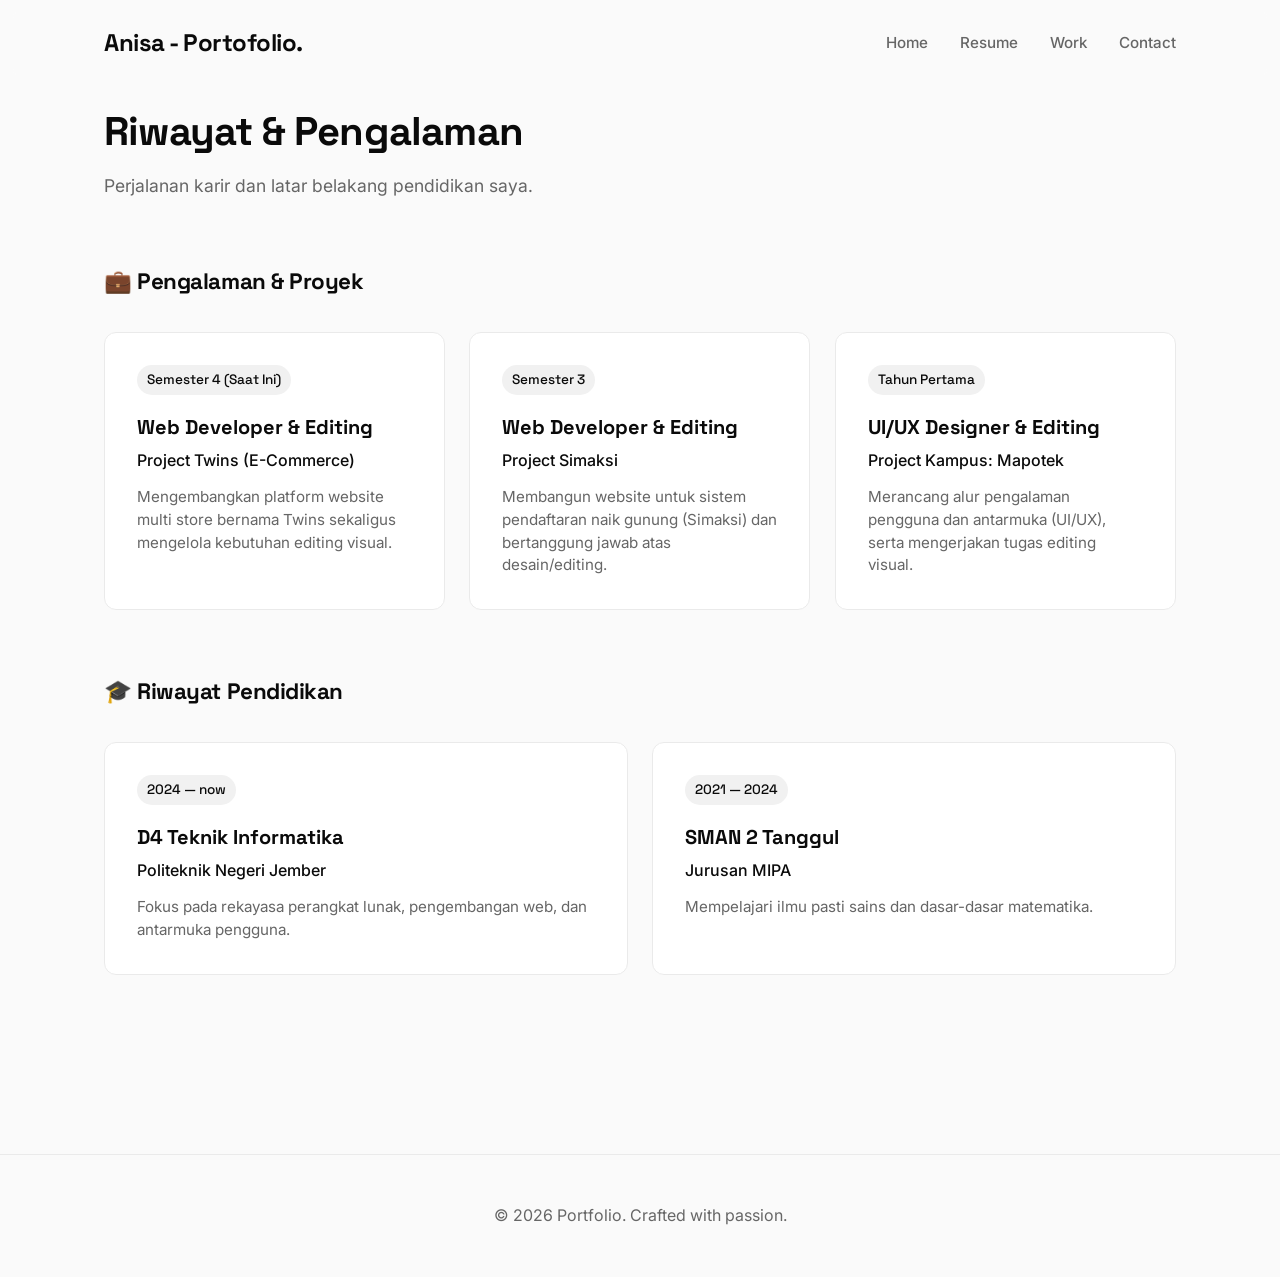
<file: resume.html>
<!DOCTYPE html>
<html lang="id">

<head>
    <meta charset="UTF-8">
    <meta name="viewport" content="width=device-width, initial-scale=1.0">
    <title>Resume | Portfolio</title>

    <!-- Modern Fonts -->
    <link rel="preconnect" href="https://fonts.googleapis.com" />
    <link rel="preconnect" href="https://fonts.gstatic.com" crossorigin />
    <link
        href="https://fonts.googleapis.com/css2?family=Space+Grotesk:wght@400;500;700&family=Inter:wght@400;500&display=swap"
        rel="stylesheet" />

    <link rel="stylesheet" href="style.css">
</head>

<body>
    <!-- Navigation -->
    <nav>
        <div class="nav-container">
            <a href="index.html" class="brand">Anisa - Portofolio.</a>
            <ul class="nav-links">
                <li><a href="index.html">Home</a></li>
                <li><a href="resume.html">Resume</a></li>
                <li><a href="work.html">Work</a></li>
                <li><a href="contact.html">Contact</a></li>
            </ul>
        </div>
    </nav>

    <main>
        <!-- CV Section -->
        <section id="cv" class="fade-up">
            <div class="section-header">
                <h2>Riwayat & Pengalaman</h2>
                <p>Perjalanan karir dan latar belakang pendidikan saya.</p>
            </div>

            <div class="resume-container">
                <!-- Kolom Pengalaman Kerja -->
                <div class="resume-column">
                    <h3 class="column-title">💼 Pengalaman & Proyek</h3>
                    <div class="resume-grid column-grid">
                        <div class="resume-item">
                            <span class="year">Semester 4 (Saat Ini)</span>
                            <h4>Web Developer & Editing</h4>
                            <p class="company">Project Twins (E-Commerce)</p>
                            <p class="desc-small">Mengembangkan platform website multi store bernama Twins sekaligus
                                mengelola kebutuhan editing visual.</p>
                        </div>

                        <div class="resume-item">
                            <span class="year">Semester 3</span>
                            <h4>Web Developer & Editing</h4>
                            <p class="company">Project Simaksi</p>
                            <p class="desc-small">Membangun website untuk sistem pendaftaran naik gunung (Simaksi) dan
                                bertanggung jawab atas desain/editing.</p>
                        </div>

                        <div class="resume-item">
                            <span class="year">Tahun Pertama</span>
                            <h4>UI/UX Designer & Editing</h4>
                            <p class="company">Project Kampus: Mapotek</p>
                            <p class="desc-small">Merancang alur pengalaman pengguna dan antarmuka (UI/UX), serta
                                mengerjakan tugas editing visual.</p>
                        </div>
                    </div>
                </div>

                <!-- Kolom Pendidikan -->
                <div class="resume-column">
                    <h3 class="column-title">🎓 Riwayat Pendidikan</h3>
                    <div class="resume-grid column-grid">
                        <div class="resume-item">
                            <span class="year">2024 &mdash; now</span>
                            <h4>D4 Teknik Informatika</h4>
                            <p class="company">Politeknik Negeri Jember</p>
                            <p class="desc-small">Fokus pada rekayasa perangkat lunak, pengembangan web, dan antarmuka
                                pengguna.</p>
                        </div>

                        <div class="resume-item">
                            <span class="year">2021 &mdash; 2024</span>
                            <h4>SMAN 2 Tanggul</h4>
                            <p class="company">Jurusan MIPA</p>
                            <p class="desc-small">Mempelajari ilmu pasti sains dan dasar-dasar matematika.</p>
                        </div>
                    </div>
                </div>
            </div>
        </section>
    </main>

    <footer>
        <div class="footer-content">
            <p>&copy; 2026 Portfolio. Crafted with passion.</p>
        </div>
    </footer>

    <script src="script.js"></script>
</body>

</html>
</file>
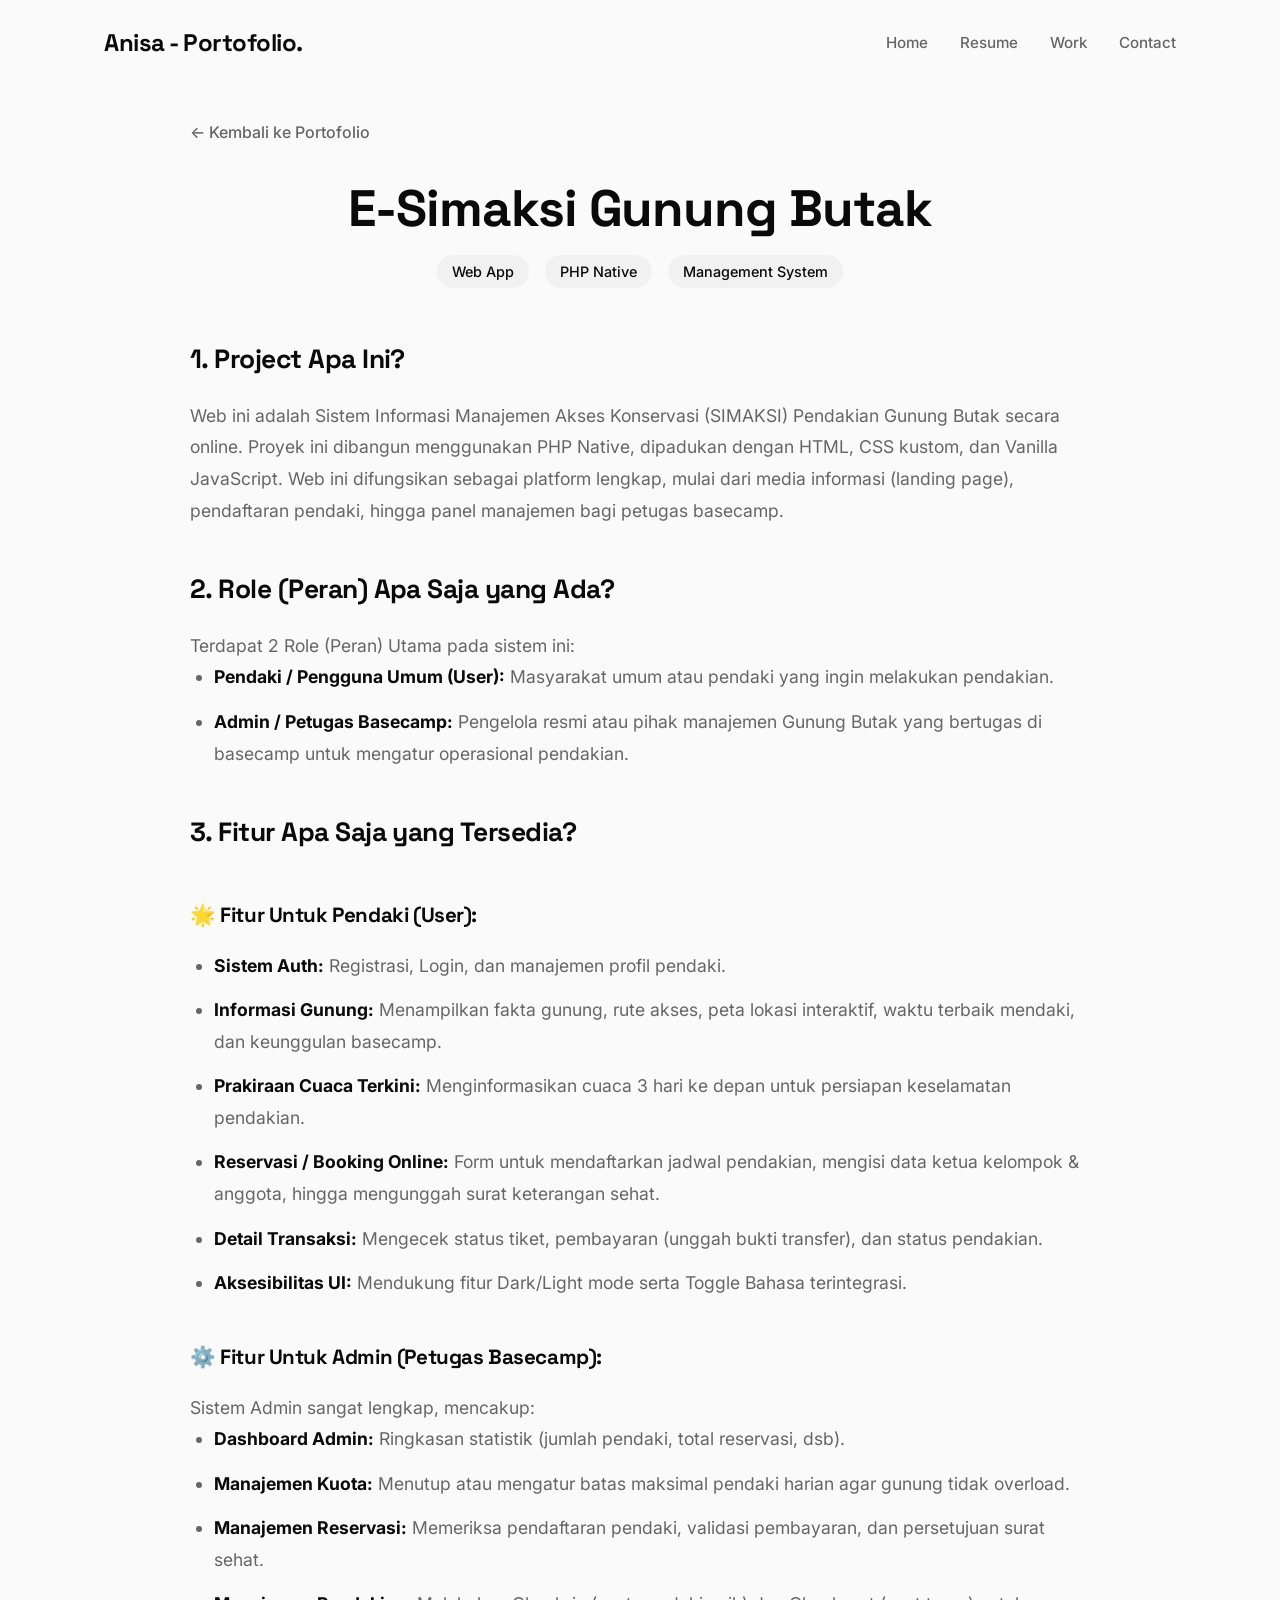
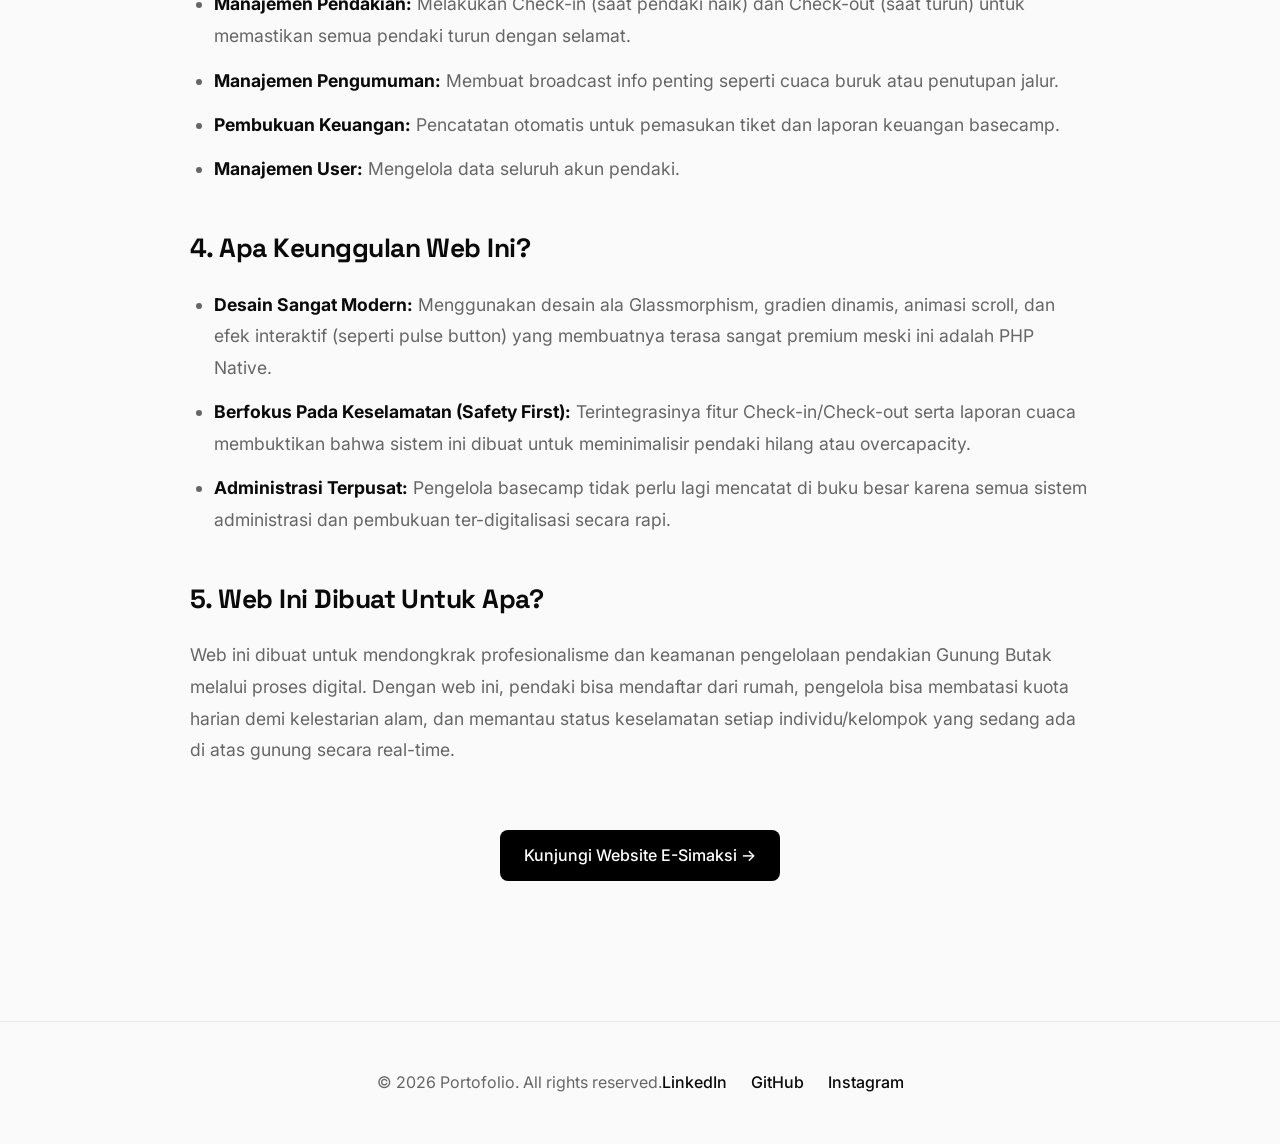
<file: web-simaksi.html>
<!DOCTYPE html>
<html lang="id">
<head>
    <meta charset="UTF-8">
    <meta name="viewport" content="width=device-width, initial-scale=1.0">
    <title>E-Simaksi Gunung Butak - Portofolio</title>
    <!-- Google Fonts -->
    <link rel="preconnect" href="https://fonts.googleapis.com">
    <link rel="preconnect" href="https://fonts.gstatic.com" crossorigin>
    <link href="https://fonts.googleapis.com/css2?family=Inter:wght@400;500;600&family=Space+Grotesk:wght@500;700&display=swap" rel="stylesheet">
    <link rel="stylesheet" href="style.css">
    <style>
        .project-detail-section {
            padding: 120px 0 60px 0;
            max-width: 900px;
            margin: 0 auto;
        }
        .back-btn {
            display: inline-flex;
            align-items: center;
            gap: 0.5rem;
            color: var(--text-muted);
            text-decoration: none;
            font-weight: 500;
            margin-bottom: 2rem;
            transition: color 0.3s;
        }
        .back-btn:hover {
            color: var(--text-main);
        }
        .project-header {
            margin-bottom: 3rem;
            text-align: center;
        }
        .project-header h1 {
            font-size: clamp(2rem, 4vw, 3.5rem);
            line-height: 1.2;
            margin-bottom: 1rem;
        }
        .project-meta-tags {
            display: flex;
            justify-content: center;
            gap: 1rem;
            margin-bottom: 2rem;
        }
        .project-meta-tags span {
            background: #f1f1f1;
            padding: 5px 15px;
            border-radius: 20px;
            font-size: 0.9rem;
            font-weight: 500;
        }
        .project-content {
            font-size: 1.1rem;
            line-height: 1.8;
            color: var(--text-muted);
        }
        .project-content h2, .project-content h3 {
            color: var(--text-main);
            margin-top: 2.5rem;
            margin-bottom: 1rem;
        }
        .project-content ul, .project-content ol {
            margin-bottom: 1.5rem;
            padding-left: 1.5rem;
        }
        .project-content li {
            margin-bottom: 0.8rem;
        }
        .project-content strong {
            color: var(--text-main);
        }
        .action-container {
            margin-top: 4rem;
            text-align: center;
        }
    </style>
</head>
<body>

    <!-- Navigation -->
    <nav id="navbar">
        <div class="nav-container">
            <a href="index.html" class="brand">Anisa - Portofolio.</a>
            <ul class="nav-links">
                <li><a href="index.html">Home</a></li>
                <li><a href="resume.html">Resume</a></li>
                <li><a href="work.html">Work</a></li>
                <li><a href="contact.html">Contact</a></li>
            </ul>
        </div>
    </nav>

    <main>
        <section class="project-detail-section fade-up visible">
            <a href="index.html#projects" class="back-btn">&larr; Kembali ke Portofolio</a>
            
            <div class="project-header">
                <h1>E-Simaksi Gunung Butak</h1>
                <div class="project-meta-tags">
                    <span>Web App</span>
                    <span>PHP Native</span>
                    <span>Management System</span>
                </div>
            </div>

            <div class="project-content">
                <h2>1. Project Apa Ini?</h2>
                <p>Web ini adalah Sistem Informasi Manajemen Akses Konservasi (SIMAKSI) Pendakian Gunung Butak secara online. Proyek ini dibangun menggunakan PHP Native, dipadukan dengan HTML, CSS kustom, dan Vanilla JavaScript. Web ini difungsikan sebagai platform lengkap, mulai dari media informasi (landing page), pendaftaran pendaki, hingga panel manajemen bagi petugas basecamp.</p>
                
                <h2>2. Role (Peran) Apa Saja yang Ada?</h2>
                <p>Terdapat 2 Role (Peran) Utama pada sistem ini:</p>
                <ul>
                    <li><strong>Pendaki / Pengguna Umum (User):</strong> Masyarakat umum atau pendaki yang ingin melakukan pendakian.</li>
                    <li><strong>Admin / Petugas Basecamp:</strong> Pengelola resmi atau pihak manajemen Gunung Butak yang bertugas di basecamp untuk mengatur operasional pendakian.</li>
                </ul>

                <h2>3. Fitur Apa Saja yang Tersedia?</h2>
                <h3>🌟 Fitur Untuk Pendaki (User):</h3>
                <ul>
                    <li><strong>Sistem Auth:</strong> Registrasi, Login, dan manajemen profil pendaki.</li>
                    <li><strong>Informasi Gunung:</strong> Menampilkan fakta gunung, rute akses, peta lokasi interaktif, waktu terbaik mendaki, dan keunggulan basecamp.</li>
                    <li><strong>Prakiraan Cuaca Terkini:</strong> Menginformasikan cuaca 3 hari ke depan untuk persiapan keselamatan pendakian.</li>
                    <li><strong>Reservasi / Booking Online:</strong> Form untuk mendaftarkan jadwal pendakian, mengisi data ketua kelompok & anggota, hingga mengunggah surat keterangan sehat.</li>
                    <li><strong>Detail Transaksi:</strong> Mengecek status tiket, pembayaran (unggah bukti transfer), dan status pendakian.</li>
                    <li><strong>Aksesibilitas UI:</strong> Mendukung fitur Dark/Light mode serta Toggle Bahasa terintegrasi.</li>
                </ul>

                <h3>⚙️ Fitur Untuk Admin (Petugas Basecamp):</h3>
                <p>Sistem Admin sangat lengkap, mencakup:</p>
                <ul>
                    <li><strong>Dashboard Admin:</strong> Ringkasan statistik (jumlah pendaki, total reservasi, dsb).</li>
                    <li><strong>Manajemen Kuota:</strong> Menutup atau mengatur batas maksimal pendaki harian agar gunung tidak overload.</li>
                    <li><strong>Manajemen Reservasi:</strong> Memeriksa pendaftaran pendaki, validasi pembayaran, dan persetujuan surat sehat.</li>
                    <li><strong>Manajemen Pendakian:</strong> Melakukan Check-in (saat pendaki naik) dan Check-out (saat turun) untuk memastikan semua pendaki turun dengan selamat.</li>
                    <li><strong>Manajemen Pengumuman:</strong> Membuat broadcast info penting seperti cuaca buruk atau penutupan jalur.</li>
                    <li><strong>Pembukuan Keuangan:</strong> Pencatatan otomatis untuk pemasukan tiket dan laporan keuangan basecamp.</li>
                    <li><strong>Manajemen User:</strong> Mengelola data seluruh akun pendaki.</li>
                </ul>

                <h2>4. Apa Keunggulan Web Ini?</h2>
                <ul>
                    <li><strong>Desain Sangat Modern:</strong> Menggunakan desain ala Glassmorphism, gradien dinamis, animasi scroll, dan efek interaktif (seperti pulse button) yang membuatnya terasa sangat premium meski ini adalah PHP Native.</li>
                    <li><strong>Berfokus Pada Keselamatan (Safety First):</strong> Terintegrasinya fitur Check-in/Check-out serta laporan cuaca membuktikan bahwa sistem ini dibuat untuk meminimalisir pendaki hilang atau overcapacity.</li>
                    <li><strong>Administrasi Terpusat:</strong> Pengelola basecamp tidak perlu lagi mencatat di buku besar karena semua sistem administrasi dan pembukuan ter-digitalisasi secara rapi.</li>
                </ul>

                <h2>5. Web Ini Dibuat Untuk Apa?</h2>
                <p>Web ini dibuat untuk mendongkrak profesionalisme dan keamanan pengelolaan pendakian Gunung Butak melalui proses digital. Dengan web ini, pendaki bisa mendaftar dari rumah, pengelola bisa membatasi kuota harian demi kelestarian alam, dan memantau status keselamatan setiap individu/kelompok yang sedang ada di atas gunung secara real-time.</p>

            </div>

            <div class="action-container">
                <a href="https://www.esimaksi.wstif-polije.com/" target="_blank" style="display: inline-block; padding: 0.8rem 1.5rem; background: #000; color: #fff; border-radius: 8px; text-decoration: none; font-weight: 500;">Kunjungi Website E-Simaksi &rarr;</a>
            </div>
        </section>
    </main>

    <footer>
        <div class="footer-content">
            <p>&copy; 2026 Portofolio. All rights reserved.</p>
            <div class="socials">
                <a href="#">LinkedIn</a>
                <a href="#">GitHub</a>
                <a href="#">Instagram</a>
            </div>
        </div>
    </footer>

</body>
</html>
</file>
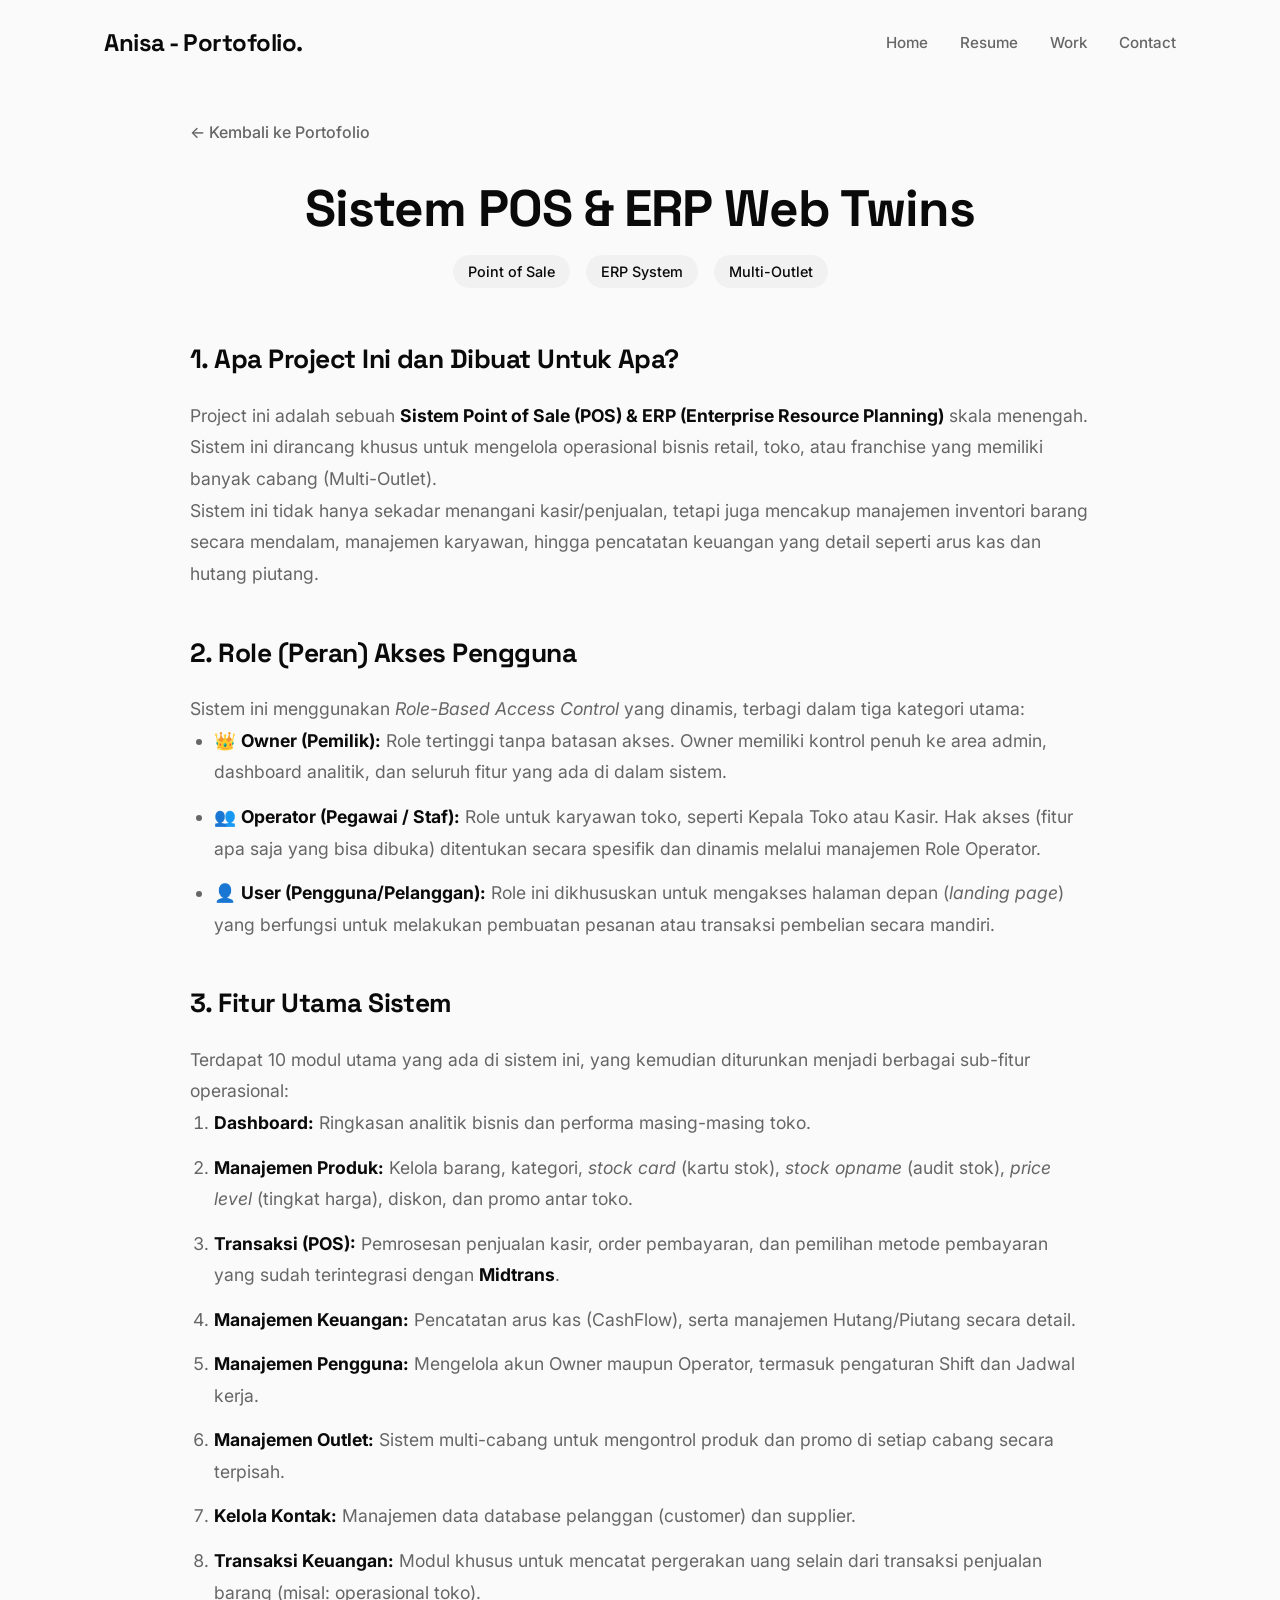
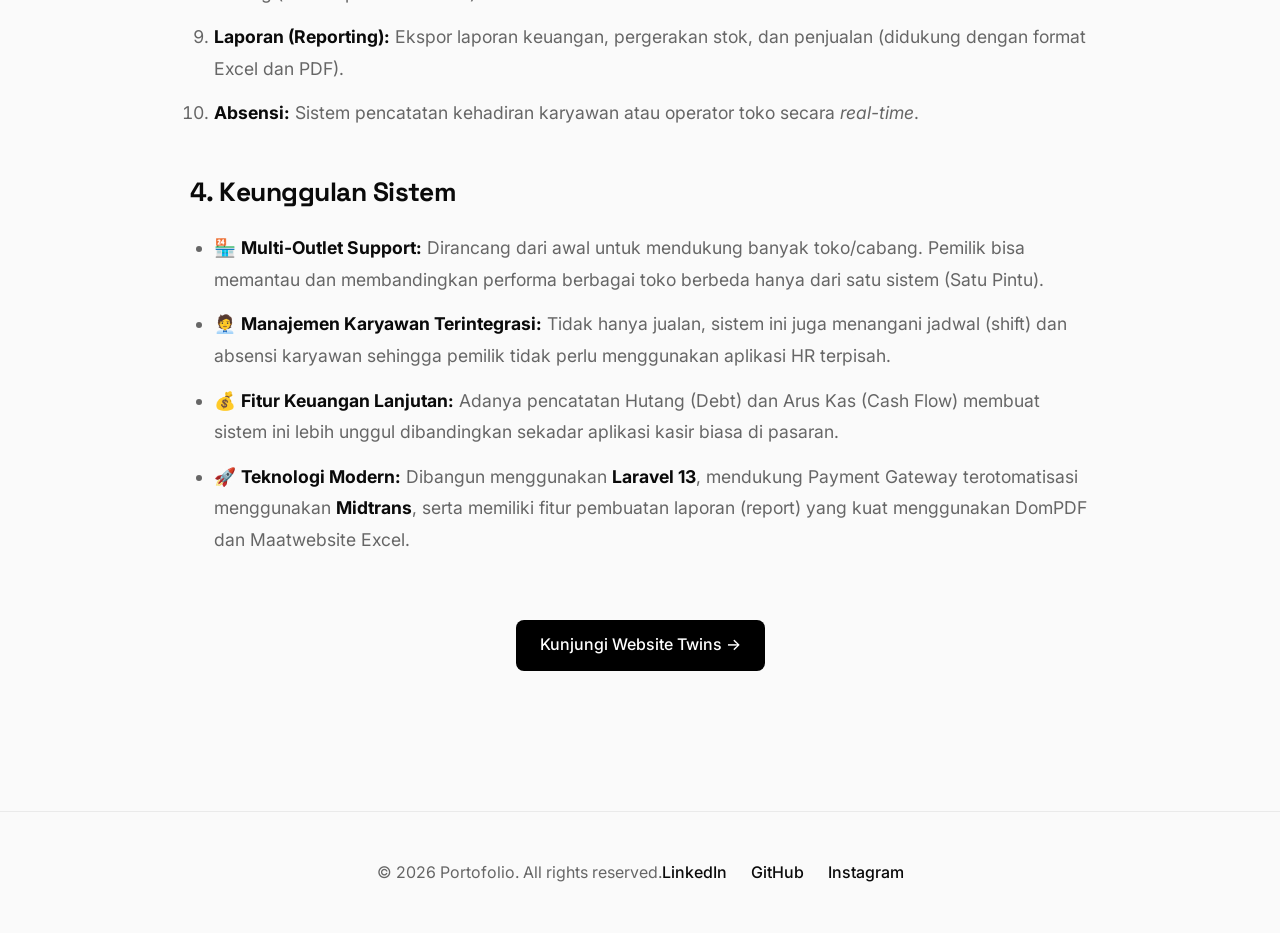
<file: web-twins.html>
<!DOCTYPE html>
<html lang="id">
<head>
    <meta charset="UTF-8">
    <meta name="viewport" content="width=device-width, initial-scale=1.0">
    <title>Sistem POS & ERP Web Twins - Portofolio</title>
    <!-- Google Fonts -->
    <link rel="preconnect" href="https://fonts.googleapis.com">
    <link rel="preconnect" href="https://fonts.gstatic.com" crossorigin>
    <link href="https://fonts.googleapis.com/css2?family=Inter:wght@400;500;600&family=Space+Grotesk:wght@500;700&display=swap" rel="stylesheet">
    <link rel="stylesheet" href="style.css">
    <style>
        .project-detail-section {
            padding: 120px 0 60px 0;
            max-width: 900px;
            margin: 0 auto;
        }
        .back-btn {
            display: inline-flex;
            align-items: center;
            gap: 0.5rem;
            color: var(--text-muted);
            text-decoration: none;
            font-weight: 500;
            margin-bottom: 2rem;
            transition: color 0.3s;
        }
        .back-btn:hover {
            color: var(--text-main);
        }
        .project-header {
            margin-bottom: 3rem;
            text-align: center;
        }
        .project-header h1 {
            font-size: clamp(2rem, 4vw, 3.5rem);
            line-height: 1.2;
            margin-bottom: 1rem;
        }
        .project-meta-tags {
            display: flex;
            justify-content: center;
            gap: 1rem;
            margin-bottom: 2rem;
        }
        .project-meta-tags span {
            background: #f1f1f1;
            padding: 5px 15px;
            border-radius: 20px;
            font-size: 0.9rem;
            font-weight: 500;
        }
        .project-content {
            font-size: 1.1rem;
            line-height: 1.8;
            color: var(--text-muted);
        }
        .project-content h2, .project-content h3 {
            color: var(--text-main);
            margin-top: 2.5rem;
            margin-bottom: 1rem;
        }
        .project-content ul, .project-content ol {
            margin-bottom: 1.5rem;
            padding-left: 1.5rem;
        }
        .project-content li {
            margin-bottom: 0.8rem;
        }
        .project-content strong {
            color: var(--text-main);
        }
        .action-container {
            margin-top: 4rem;
            text-align: center;
        }
    </style>
</head>
<body>

    <!-- Navigation -->
    <nav id="navbar">
        <div class="nav-container">
            <a href="index.html" class="brand">Anisa - Portofolio.</a>
            <ul class="nav-links">
                <li><a href="index.html">Home</a></li>
                <li><a href="resume.html">Resume</a></li>
                <li><a href="work.html">Work</a></li>
                <li><a href="contact.html">Contact</a></li>
            </ul>
        </div>
    </nav>

    <main>
        <section class="project-detail-section fade-up visible">
            <a href="index.html#projects" class="back-btn">&larr; Kembali ke Portofolio</a>
            
            <div class="project-header">
                <h1>Sistem POS & ERP Web Twins</h1>
                <div class="project-meta-tags">
                    <span>Point of Sale</span>
                    <span>ERP System</span>
                    <span>Multi-Outlet</span>
                </div>
            </div>

            <div class="project-content">
                <h2>1. Apa Project Ini dan Dibuat Untuk Apa?</h2>
                <p>Project ini adalah sebuah <strong>Sistem Point of Sale (POS) & ERP (Enterprise Resource Planning)</strong> skala menengah. Sistem ini dirancang khusus untuk mengelola operasional bisnis retail, toko, atau franchise yang memiliki banyak cabang (Multi-Outlet).</p>
                <p>Sistem ini tidak hanya sekadar menangani kasir/penjualan, tetapi juga mencakup manajemen inventori barang secara mendalam, manajemen karyawan, hingga pencatatan keuangan yang detail seperti arus kas dan hutang piutang.</p>
                
                <h2>2. Role (Peran) Akses Pengguna</h2>
                <p>Sistem ini menggunakan <em>Role-Based Access Control</em> yang dinamis, terbagi dalam tiga kategori utama:</p>
                <ul>
                    <li>👑 <strong>Owner (Pemilik):</strong> Role tertinggi tanpa batasan akses. Owner memiliki kontrol penuh ke area admin, dashboard analitik, dan seluruh fitur yang ada di dalam sistem.</li>
                    <li>👥 <strong>Operator (Pegawai / Staf):</strong> Role untuk karyawan toko, seperti Kepala Toko atau Kasir. Hak akses (fitur apa saja yang bisa dibuka) ditentukan secara spesifik dan dinamis melalui manajemen Role Operator.</li>
                    <li>👤 <strong>User (Pengguna/Pelanggan):</strong> Role ini dikhususkan untuk mengakses halaman depan (<em>landing page</em>) yang berfungsi untuk melakukan pembuatan pesanan atau transaksi pembelian secara mandiri.</li>
                </ul>

                <h2>3. Fitur Utama Sistem</h2>
                <p>Terdapat 10 modul utama yang ada di sistem ini, yang kemudian diturunkan menjadi berbagai sub-fitur operasional:</p>
                <ol>
                    <li><strong>Dashboard:</strong> Ringkasan analitik bisnis dan performa masing-masing toko.</li>
                    <li><strong>Manajemen Produk:</strong> Kelola barang, kategori, <em>stock card</em> (kartu stok), <em>stock opname</em> (audit stok), <em>price level</em> (tingkat harga), diskon, dan promo antar toko.</li>
                    <li><strong>Transaksi (POS):</strong> Pemrosesan penjualan kasir, order pembayaran, dan pemilihan metode pembayaran yang sudah terintegrasi dengan <strong>Midtrans</strong>.</li>
                    <li><strong>Manajemen Keuangan:</strong> Pencatatan arus kas (CashFlow), serta manajemen Hutang/Piutang secara detail.</li>
                    <li><strong>Manajemen Pengguna:</strong> Mengelola akun Owner maupun Operator, termasuk pengaturan Shift dan Jadwal kerja.</li>
                    <li><strong>Manajemen Outlet:</strong> Sistem multi-cabang untuk mengontrol produk dan promo di setiap cabang secara terpisah.</li>
                    <li><strong>Kelola Kontak:</strong> Manajemen data database pelanggan (customer) dan supplier.</li>
                    <li><strong>Transaksi Keuangan:</strong> Modul khusus untuk mencatat pergerakan uang selain dari transaksi penjualan barang (misal: operasional toko).</li>
                    <li><strong>Laporan (Reporting):</strong> Ekspor laporan keuangan, pergerakan stok, dan penjualan (didukung dengan format Excel dan PDF).</li>
                    <li><strong>Absensi:</strong> Sistem pencatatan kehadiran karyawan atau operator toko secara <em>real-time</em>.</li>
                </ol>

                <h2>4. Keunggulan Sistem</h2>
                <ul>
                    <li>🏪 <strong>Multi-Outlet Support:</strong> Dirancang dari awal untuk mendukung banyak toko/cabang. Pemilik bisa memantau dan membandingkan performa berbagai toko berbeda hanya dari satu sistem (Satu Pintu).</li>
                    <li>🧑‍💼 <strong>Manajemen Karyawan Terintegrasi:</strong> Tidak hanya jualan, sistem ini juga menangani jadwal (shift) dan absensi karyawan sehingga pemilik tidak perlu menggunakan aplikasi HR terpisah.</li>
                    <li>💰 <strong>Fitur Keuangan Lanjutan:</strong> Adanya pencatatan Hutang (Debt) dan Arus Kas (Cash Flow) membuat sistem ini lebih unggul dibandingkan sekadar aplikasi kasir biasa di pasaran.</li>
                    <li>🚀 <strong>Teknologi Modern:</strong> Dibangun menggunakan <strong>Laravel 13</strong>, mendukung Payment Gateway terotomatisasi menggunakan <strong>Midtrans</strong>, serta memiliki fitur pembuatan laporan (report) yang kuat menggunakan DomPDF dan Maatwebsite Excel.</li>
                </ul>
            </div>

            <div class="action-container">
                <a href="https://twins.arunadigital.com/" target="_blank" style="display: inline-block; padding: 0.8rem 1.5rem; background: #000; color: #fff; border-radius: 8px; text-decoration: none; font-weight: 500;">Kunjungi Website Twins &rarr;</a>
            </div>
        </section>
    </main>

    <footer>
        <div class="footer-content">
            <p>&copy; 2026 Portofolio. All rights reserved.</p>
            <div class="socials">
                <a href="#">LinkedIn</a>
                <a href="#">GitHub</a>
                <a href="#">Instagram</a>
            </div>
        </div>
    </footer>

</body>
</html>
</file>
<file: style.css>
:root {
    --bg-color: #fafafa;
    --text-main: #0a0a0a;
    --text-muted: #666666;
    --accent: #000000;
    --border-color: #eaeaea;
}

* {
    margin: 0;
    padding: 0;
    box-sizing: border-box;
}

html, body {
    overflow-x: hidden;
    width: 100%;
}

body {
    font-family: 'Inter', sans-serif;
    background-color: var(--bg-color);
    color: var(--text-main);
    line-height: 1.6;
    -webkit-font-smoothing: antialiased;
}

h1, h2, h3, .brand {
    font-family: 'Space Grotesk', sans-serif;
    letter-spacing: -0.02em;
}

.fade-up {
    opacity: 0;
    transform: translateY(40px) scale(0.95);
    transition: opacity 1s cubic-bezier(0.2, 0.8, 0.2, 1), transform 1s cubic-bezier(0.2, 0.8, 0.2, 1);
    will-change: opacity, transform;
}
.fade-up.visible {
    opacity: 1;
    transform: translateY(0) scale(1);
}
.delay-1 { transition-delay: 0.1s; }
.delay-2 { transition-delay: 0.2s; }

main {
    max-width: 1200px;
    margin: 0 auto;
    padding: 0 5%;
}

nav {
    position: fixed;
    top: 0;
    width: 100%;
    background: rgba(250, 250, 250, 0.8);
    backdrop-filter: blur(10px);
    z-index: 100;
    border-bottom: 1px solid transparent;
    transition: border-bottom 0.3s;
}

nav.scrolled {
    border-bottom: 1px solid var(--border-color);
}

.nav-container {
    max-width: 1200px;
    margin: 0 auto;
    padding: 1.5rem 5%;
    display: flex;
    justify-content: space-between;
    align-items: center;
}

.brand {
    font-weight: 700;
    font-size: 1.5rem;
    text-decoration: none;
    color: var(--text-main);
}

.nav-links {
    display: flex;
    gap: 2rem;
    list-style: none;
}

.nav-links a {
    text-decoration: none;
    color: var(--text-muted);
    font-weight: 500;
    font-size: 0.95rem;
    transition: color 0.3s;
}

.nav-links a:hover {
    color: var(--text-main);
}

.hero {
    min-height: 90vh;
    display: flex;
    align-items: center;
    padding-top: 80px;
}

.hero-content {
    max-width: 800px;
}

.badge {
    display: inline-block;
    padding: 0.4rem 1rem;
    border: 1px solid var(--border-color);
    border-radius: 50px;
    font-size: 0.85rem;
    font-weight: 500;
    margin-bottom: 1.5rem;
    background: white;
}

.hero h1 {
    font-size: clamp(3rem, 6vw, 5rem);
    line-height: 1.1;
    margin-bottom: 1.5rem;
    font-weight: 700;
}

.hero .desc {
    font-size: 1.25rem;
    color: var(--text-muted);
    margin-bottom: 3rem;
    max-width: 900px;
}

.btn {
    display: inline-block;
    padding: 1rem 2rem;
    background: var(--text-main);
    color: white;
    text-decoration: none;
    font-weight: 500;
    border-radius: 8px;
    transition: transform 0.3s, box-shadow 0.3s;
}

.btn:hover {
    transform: translateY(-2px);
    box-shadow: 0 10px 20px rgba(0,0,0,0.1);
}

section {
    padding: 100px 0;
}

.section-header {
    margin-bottom: 4rem;
}

.section-header h2 {
    font-size: 2.5rem;
    margin-bottom: 0.5rem;
}

.section-header p {
    color: var(--text-muted);
    font-size: 1.1rem;
}

.resume-container {
    display: flex;
    flex-direction: column;
    gap: 4rem;
}

.column-title {
    font-size: 1.4rem;
    margin-bottom: 2rem;
    display: flex;
    align-items: center;
    gap: 0.5rem;
}

.resume-grid.column-grid {
    display: grid;
    grid-template-columns: repeat(auto-fit, minmax(320px, 1fr));
    gap: 1.5rem;
}

.resume-item {
    padding: 2rem;
    background: white;
    border: 1px solid var(--border-color);
    border-radius: 12px;
    transition: box-shadow 0.3s, transform 0.3s;
}

.resume-item:hover {
    box-shadow: 0 10px 30px rgba(0,0,0,0.05);
    transform: translateY(-3px);
}

.resume-item .year {
    display: inline-block;
    padding: 4px 10px;
    background: #f1f1f1;
    border-radius: 20px;
    font-family: 'Space Grotesk', sans-serif;
    color: var(--text-main);
    font-size: 0.85rem;
    margin-bottom: 1rem;
    font-weight: 500;
}

.resume-item h4 {
    font-family: 'Space Grotesk', sans-serif;
    font-size: 1.25rem;
    margin-bottom: 0.3rem;
}

.resume-item .company {
    color: var(--text-main);
    font-weight: 500;
    margin-bottom: 0.8rem;
}

.resume-item .desc-small {
    font-size: 0.95rem;
    color: var(--text-muted);
    line-height: 1.5;
}

.project-category {
    margin-bottom: 5rem;
}

.category-title {
    font-size: 1.8rem;
    margin-bottom: 2rem;
    padding-bottom: 0.5rem;
    border-bottom: 2px solid var(--border-color);
    display: inline-block;
}

.projects-grid {
    display: flex;
    overflow-x: auto;
    scroll-snap-type: x mandatory;
    gap: 2rem;
    padding-bottom: 2rem;
}

.projects-grid::-webkit-scrollbar {
    height: 8px;
}
.projects-grid::-webkit-scrollbar-thumb {
    background: var(--border-color);
    border-radius: 4px;
}
.projects-grid::-webkit-scrollbar-track {
    background: transparent;
}

.project-card {
    flex: 0 0 350px;
    scroll-snap-align: start;
}

.project-image-wrapper {
    position: relative;
    border-radius: 16px;
    overflow: hidden;
    margin-bottom: 1.5rem;
    background: #f5f5f5;
    height: 480px; 
}

.project-image {
    width: 100%;
    height: 100%;
    object-fit: contain;
    transition: transform 0.6s ease;
}

.project-card:hover .project-image {
    transform: scale(1.05);
}

.project-overlay {
    position: absolute;
    top: 0;
    left: 0;
    width: 100%;
    height: 100%;
    background: rgba(0,0,0,0.3);
    display: flex;
    justify-content: center;
    align-items: center;
    opacity: 0;
    transition: opacity 0.4s ease;
}

.project-card:hover .project-overlay {
    opacity: 1;
}

.view-btn {
    background: white;
    color: black;
    padding: 0.8rem 1.5rem;
    border-radius: 50px;
    text-decoration: none;
    font-weight: 500;
    transform: translateY(20px);
    transition: transform 0.4s ease;
}

.project-card:hover .view-btn {
    transform: translateY(0);
}

.project-meta {
    display: flex;
    justify-content: space-between;
    margin-bottom: 0.5rem;
    font-size: 0.85rem;
    color: var(--text-muted);
    font-family: 'Space Grotesk', sans-serif;
}

.project-info h3 {
    font-size: 1.4rem;
    margin-bottom: 0.5rem;
}

.project-info p {
    color: var(--text-muted);
    font-size: 0.95rem;
}

footer {
    border-top: 1px solid var(--border-color);
    padding: 3rem 5%;
    margin-top: 5rem;
}

.footer-content {
    max-width: 1200px;
    margin: 0 auto;
    display: flex;
    justify-content: center;
    align-items: center;
    color: var(--text-muted);
}

.socials {
    display: flex;
    gap: 1.5rem;
}

.socials a {
    color: var(--text-main);
    text-decoration: none;
    font-weight: 500;
}

@media (max-width: 768px) {
    /* Navbar */
    .nav-container {
        flex-direction: column;
        padding: 1rem 5%;
        gap: 1rem;
    }
    
    .nav-links {
        display: flex;
        gap: 1.2rem;
        flex-wrap: wrap;
        justify-content: center;
    }

    /* Spacing */
    section {
        padding: 60px 0;
    }
    main > section:first-of-type {
        padding-top: 160px; /* Extra padding for taller mobile navbar across all pages */
    }

    /* Typography */
    .hero h1 {
        font-size: 2.5rem;
    }
    .section-header h2 {
        font-size: 2rem;
    }

    /* Cards */
    .project-card {
        flex: 0 0 85vw;
    }
    
    .project-image-wrapper {
        height: 350px;
    }

    /* Contact Form */
    .contact-container {
        padding: 1.5rem !important;
    }
    
    /* Footer */
    .footer-content {
        flex-direction: column;
        gap: 1rem;
        text-align: center;
    }
}
</file>
